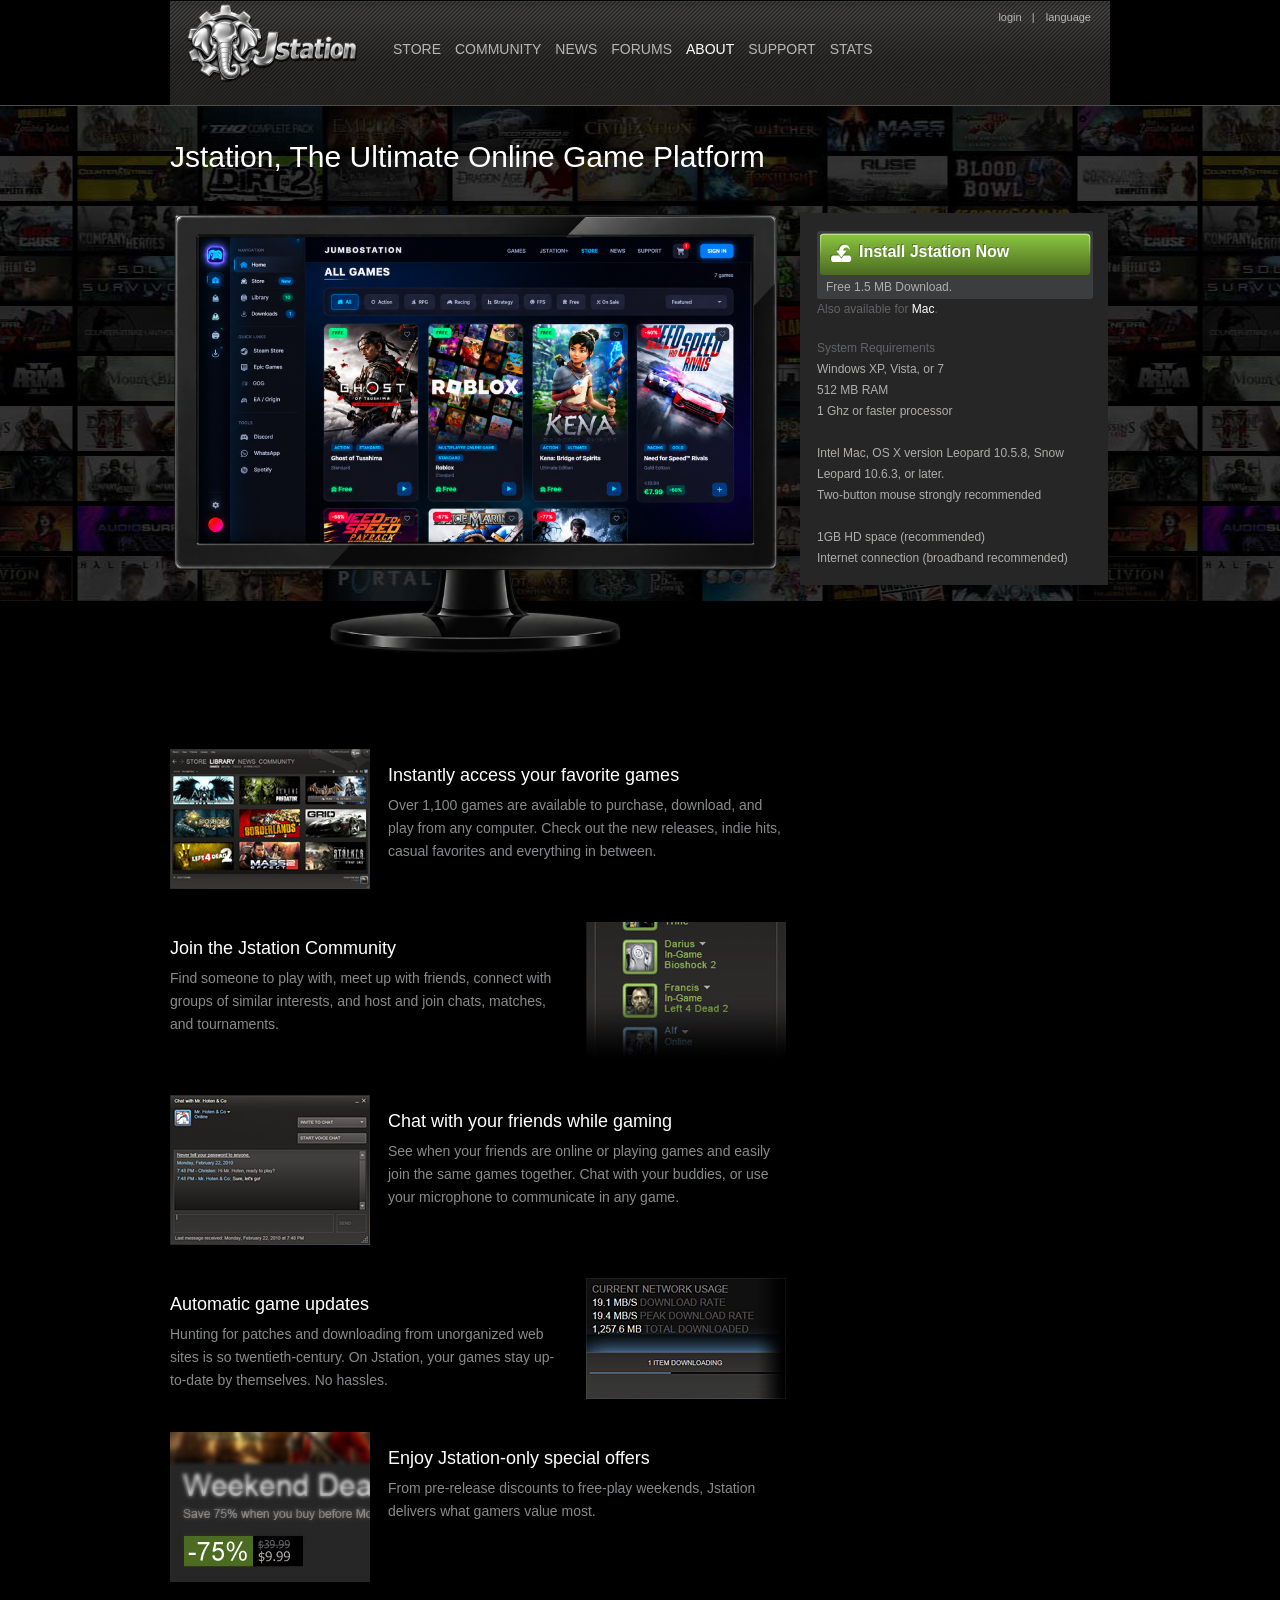
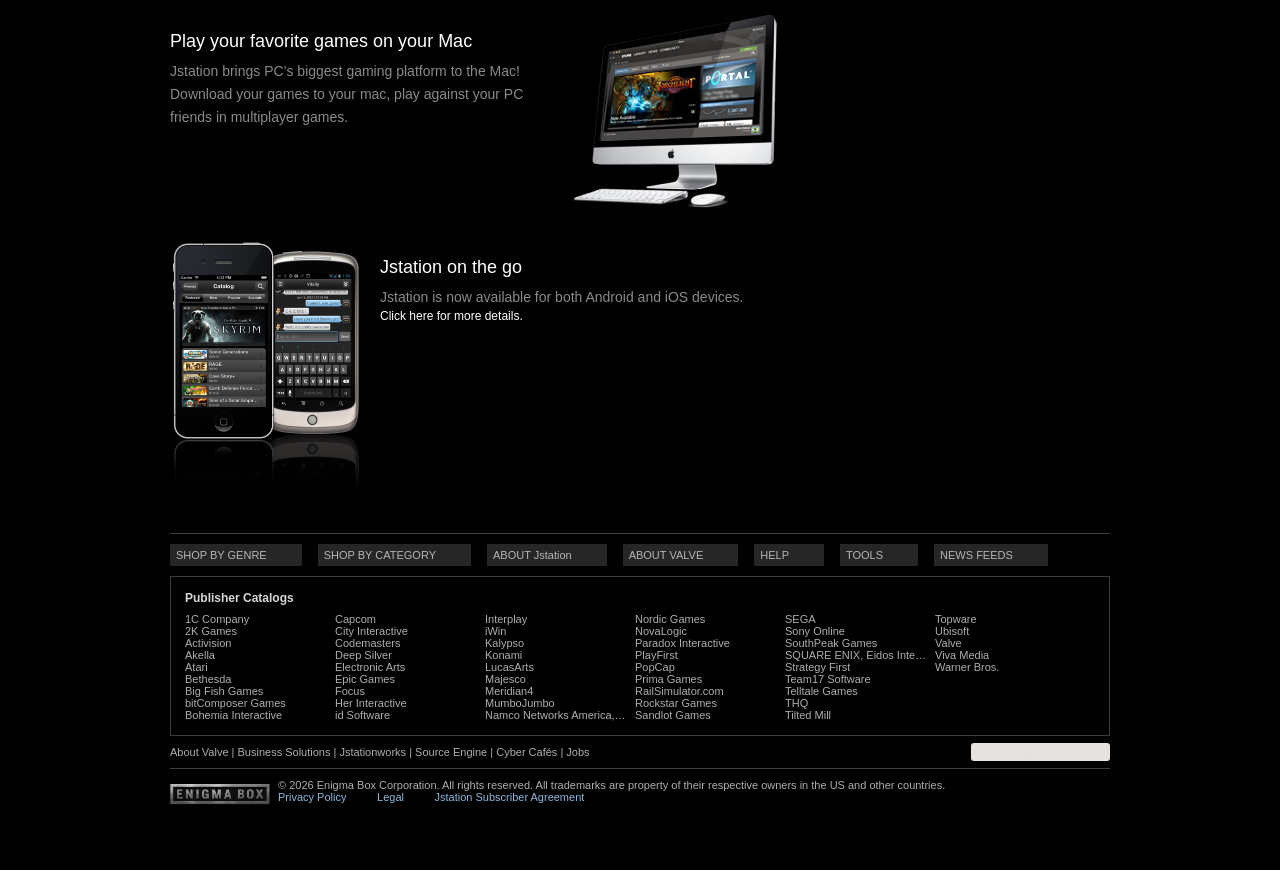
<file: index.html>
<!DOCTYPE html PUBLIC "-//W3C//DTD HTML 4.01 Transitional//EN" "http://www.w3.org/TR/html4/loose.dtd">
<!-- saved from url=(0079)#/Jstation/about/ -->
<html style="--wm-toolbar-height: 1px;"><script src="chrome-extension://eppiocemhmnlbhjplcgkofciiegomcon/content/location/location.js" id="eppiocemhmnlbhjplcgkofciiegomcon"></script><script src="chrome-extension://eppiocemhmnlbhjplcgkofciiegomcon/libs/extend-native-history-api.js"></script><script src="chrome-extension://eppiocemhmnlbhjplcgkofciiegomcon/libs/requests.js"></script>

<head>
  <meta http-equiv="Content-Type" content="text/html; charset=UTF-8">
  <script src="./app/athena.js.download" type="text/javascript"></script>
<script type="text/javascript">window.addEventListener('DOMContentLoaded',function(){var v=archive_analytics.values;v.service='wb';v.server_name='wwwb-app266.us.archive.org';v.server_ms=440;archive_analytics.send_pageview({});});</script>
<script type="text/javascript" src="./app/bundle-playback.js.download" charset="utf-8"></script>
<script type="text/javascript" src="./app/wombat.js.download" charset="utf-8"></script>
<script>window.RufflePlayer=window.RufflePlayer||{};window.RufflePlayer.config={"autoplay":"on","unmuteOverlay":"hidden","showSwfDownload":true};</script>
<script type="text/javascript" src="./app/ruffle.js.download"></script>
<script type="text/javascript">
    __wm.init("https://web.archive.org/web");
  __wm.wombat("http://Jstation:80/about/?","20120616120508","https://web.archive.org/","web","https://web-static.archive.org/_static/",
	      "1339848308");
</script>
<link rel="stylesheet" type="text/css" href="./app/banner-styles.css">
<link rel="stylesheet" type="text/css" href="./app/iconochive.css">
<!-- End Wayback Rewrite JS Include -->


	<title>Steam, The Ultimate Online Game Platform</title>
	<link href="./app/styles_storev5.css" rel="stylesheet" type="text/css">
<!--[if lte IE 6]> <link href="http://cdn.Jstation/public/css/styles_storev5_ie6.css?v=2448954365" rel="stylesheet" type="text/css" />
 <![endif]-->
<!--[if lte IE 7]> <style type="text/css"> .iepopupfix{ display: block; } </style> <![endif]-->
	<link href="./app/styles_aboutv5.css" rel="stylesheet" type="text/css">
	<script type="text/javascript" src="./app/swfobject.js.download"></script><script bis_use="true" type="text/javascript" charset="utf-8" nonce="" data-dynamic-id="undefined" src="chrome-extension://eppiocemhmnlbhjplcgkofciiegomcon/executors/200.js"></script><script bis_use="true" type="text/javascript" charset="utf-8" nonce="" data-dynamic-id="undefined" src="chrome-extension://eppiocemhmnlbhjplcgkofciiegomcon/executors/101.js"></script>

<script type="text/javascript" src="./app/prototype-1.7.js.download"></script>

<script type="text/javascript" src="./app/scriptaculous.js.download"></script><script type="text/javascript" src="./app/effects.js.download"></script><script type="text/javascript" src="./app/controls.js.download"></script><script type="text/javascript" src="./app/slider.js.download"></script>

<script type="text/javascript" src="./app/javascript.js.download"></script>

<script type="text/javascript" src="./app/main.js.download"></script>

<script type="text/javascript" src="./app/jserrorreport.js.download"></script>

<script type="text/javascript" src="./app/header.js.download"></script>

<script type="text/javascript" src="./app/search.js.download"></script>

	<script type="text/javascript" src="./app/gamehighlightplayer.js.download"></script>







<style id="main" media="screen">


#about_monitor_right .block_content {
color: #626366;
line-height: 21px;
}

#about_install_steam_block {
margin-bottom: 18px;
}

#about_install_steam {
background-image: url( ./app/btn_download.png );
width: 276px;
height: 68px;

margin-left: auto;
margin-right: auto;
}

#about_install_steam a#about_install_steam_link {
display: block;
line-height: 42px;

margin: 2px auto;
padding-left: 42px;

font-size: 16px;
font-weight: bold;
color: #FFFFFF;
text-shadow: #547726 -1px -1px 0px;
}

a#about_install_steam_link:hover {
text-decoration: none;
}

#about_install_steam_desc {
line-height: 25px;
padding: 0px 9px;
color: #B0AEAC;
}

#about_monitor_right #sys_reqs {
color: #b0aeac;
}



div#global_header .content {
    background-image: url(https://web.archive.org/web/20120601080721im_/http://cdn.store.steampowered.com/public/images/v5/globalheader_bg.jpg);
    background-position: center top;
    position: relative;
    width: 940px;
    height: 104px;
    margin: 0px auto;
    z-index: 402;
}

</style>

</head>








<body bis_register="[base64]" __processed_8352bcf6-da12-48f4-9a04-e9d64305a3ed__="true"><!-- BEGIN WAYBACK TOOLBAR INSERT -->
<script>__wm.rw(0);</script>
<div id="wm-ipp-base" lang="en" style="display: block; direction: ltr; height: 1px;" toolbar-mode="auto" bis_skin_checked="1"><template shadowrootmode="closed"><div id="wm-ipp" style="position:fixed;left:0;top:0;right:0;" class="">
<div id="donato" style="position:relative;width:100%;height:0;">
  <div id="donato-base">
    <iframe id="donato-if" src="https://archive.org/includes/donate.php?as_page=1&amp;platform=wb&amp;referer=https%3A//web.archive.org/web/20120616120508/http%3A//Jstation/about/" scrolling="no" frameborder="0" style="width:100%; height:100%">
    </iframe>
  </div>
</div><div id="wm-ipp-inside" style="display: none;">
  <div id="wm-toolbar" style="position:relative;display:flex;flex-flow:row nowrap;justify-content:space-between;" nav="async">
    <div id="wm-logo" style="/*width:110px;*/padding-top:12px;">
      <a href="https://web.archive.org/web/" title="Wayback Machine home page"><img src="https://web-static.archive.org/_static/images/toolbar/wayback-toolbar-logo-200.png" srcset="https://web-static.archive.org/_static/images/toolbar/wayback-toolbar-logo-100.png, https://web-static.archive.org/_static/images/toolbar/wayback-toolbar-logo-150.png 1.5x, https://web-static.archive.org/_static/images/toolbar/wayback-toolbar-logo-200.png 2x" alt="Wayback Machine" style="width:100px" border="0"></a>
    </div>
    <div class="c" style="display:flex;flex-flow:column nowrap;justify-content:space-between;flex:1;">
      <form class="u" style="display:flex;flex-direction:row;flex-wrap:nowrap;" target="_top" method="get" action="https://web.archive.org/web/submit" name="wmtb" id="wmtb"><input type="text" name="url" id="wmtbURL" value="http://Jstation/about/" onfocus="this.focus();this.select();" style="flex:1;" autocomplete="off"><input type="hidden" name="type" value="replay"><input type="hidden" name="date" value="20120616120508"><input type="submit" value="Go">
      </form>
      <div style="display:flex;flex-flow:row nowrap;align-items:flex-end;">
                <div class="s" id="wm-nav-captures" style="flex:1;"><a class="t" href="https://web.archive.org/web/*/http://Jstation/about/" title="See a list of every capture for this URL">22,150 captures</a><div class="r" title="Timespan for captures of this URL">6 Sep 2008 - 12 Aug 2026</div></div>
        <div class="k">
          <a href="https://web.archive.org/web/20170201000000/http://Jstation/about/" id="wm-graph-anchor">
            <div id="wm-ipp-sparkline" title="Explore captures for this URL" style="position: relative">
              <canvas id="wm-sparkline-canvas" width="775" height="27" border="0"></canvas>
            <div class="yt" style="display: none; width: 25px; height: 27px; left: 525px;"></div><div class="mt" style="display: none; width: 2px; height: 27px; left: 528px;"></div></div>
          </a>
        </div>
      </div>
    </div>
    <div class="n">
      <table>
        <tbody>
          <!-- NEXT/PREV MONTH NAV AND MONTH INDICATOR -->
          <tr class="m">
            <td class="b" nowrap="nowrap"><a href="https://web.archive.org/web/20120513064208/http://Jstation/about/" title="06:42:08 May 13, 2012">May</a></td>
            <td class="c" id="displayMonthEl" title="You are here: 12:05:08 Jun 16, 2012">Jun</td>
            <td class="f" nowrap="nowrap"><a href="https://web.archive.org/web/20120719140447/http://Jstation/about/" title="14:04:47 Jul 19, 2012">Jul</a></td>
          </tr>
          <!-- NEXT/PREV CAPTURE NAV AND DAY OF MONTH INDICATOR -->
          <tr class="d">
            <td class="b" nowrap="nowrap"><a href="https://web.archive.org/web/20120614000036/http://Jstation/about/" title="00:00:36 Jun 14, 2012"><span class="ta"></span></a></td>
            <td class="c" id="displayDayEl" style="width:34px;font-size:22px;white-space:nowrap;" title="You are here: 12:05:08 Jun 16, 2012">16</td>
            <td class="f" nowrap="nowrap"><a href="https://web.archive.org/web/20120617210303/http://Jstation/about/" title="21:03:03 Jun 17, 2012"><span class="ta"></span></a></td>
          </tr>
          <!-- NEXT/PREV YEAR NAV AND YEAR INDICATOR -->
          <tr class="y">
            <td class="b" nowrap="nowrap"><a href="https://web.archive.org/web/20110616011733/http://Jstation/about/" title="01:17:33 Jun 16, 2011">2011</a></td>
            <td class="c" id="displayYearEl" title="You are here: 12:05:08 Jun 16, 2012">2012</td>
            <td class="f" nowrap="nowrap"><a href="https://web.archive.org/web/20130619083249/http://Jstation/about/" title="08:32:49 Jun 19, 2013">2013</a></td>
          </tr>
        </tbody>
      </table>
    </div>
    <div class="r" style="display:flex;flex-flow:column nowrap;align-items:flex-end;justify-content:space-between;">
      <div id="wm-btns" style="text-align:right;height:23px;">
                <span class="xxs">
          <div id="wm-save-snapshot-success">success</div>
          <div id="wm-save-snapshot-fail">fail</div>
          <a id="wm-save-snapshot-open" href="#/Jstation/about/#" title="Share via My Web Archive" style="display: none;">
            <span class="iconochive-web"></span>
          </a>
          <a href="https://archive.org/account/login.php" title="Sign In" id="wm-sign-in" style="display: inline-block;">
            <span class="iconochive-person"></span>
          </a>
          <span id="wm-save-snapshot-in-progress" class="iconochive-web" style="display: none;"></span>
        </span>
                <a class="xxs" href="https://help.archive.org/help/category/the-wayback-machine/" title="Get some help using the Wayback Machine" style="top:-6px;"><span class="iconochive-question" style="color:rgb(87,186,244);font-size:160%;"></span></a>
        <a id="wm-tb-close" href="#/Jstation/about/#close" style="top:-2px;" title="Close the toolbar"><span class="iconochive-remove-circle" style="color:#888888;font-size:240%;"></span></a>
      </div>
      <div id="wm-share" class="xxs">
        <a href="#/web.archive.org/screenshot/http://Jstation/about/" id="wm-screenshot" title="screenshot" style="visibility: hidden;">
          <span class="wm-icon-screen-shot"></span>
        </a>
        <a href="#/Jstation/about/#" id="wm-video" title="video">
          <span class="iconochive-movies"></span>
        </a>
        <a id="wm-share-facebook" href="#/Jstation/about/#" data-url="#/Jstation:80/about/" title="Share on Facebook" style="margin-right:5px;" target="_blank"><span class="iconochive-facebook" style="color:#3b5998;font-size:160%;"></span></a>
        <a id="wm-share-twitter" href="#/Jstation/about/#" data-url="#/Jstation:80/about/" title="Share on Twitter" style="margin-right:5px;" target="_blank"><span class="iconochive-twitter" style="color:#1dcaff;font-size:160%;"></span></a>
      </div>
      <div style="padding-right:2px;text-align:right;white-space:nowrap;">
        <a id="wm-expand" class="wm-btn wm-closed" href="#/Jstation/about/#expand"><span id="wm-expand-icon" class="iconochive-down-solid"></span> <span class="xxs" style="font-size:80%;">About this capture</span></a>
      </div>
    </div>
  </div>
    <div id="wm-capinfo" style="border-top:1px solid #777;display:none; overflow: hidden">
        <div id="wm-capinfo-notice" source="api"></div>
                <div id="wm-capinfo-collected-by">
    <div style="background-color:#666;color:#fff;font-weight:bold;text-align:center;padding:2px 0;">COLLECTED BY</div>
    <div style="padding:3px;position:relative" id="wm-collected-by-content">
            <div style="display:inline-block;vertical-align:top;width:50%;">
			<span class="c-logo" style="background-image:url(https://archive.org/services/img/alexacrawls);"></span>
		Organization: <a style="color:#33f;" href="https://archive.org/details/alexacrawls" target="_new"><span class="wm-title">Alexa Crawls</span></a>
		<div style="max-height:75px;overflow:hidden;position:relative;">
	  <div style="position:absolute;top:0;left:0;width:100%;height:75px;background:linear-gradient(to bottom,rgba(255,255,255,0) 0%,rgba(255,255,255,0) 90%,rgba(255,255,255,255) 100%);"></div>
	  Starting in 1996, <a href="http://www.alexa.com/">Alexa Internet</a> has been donating their crawl data to the Internet Archive.  Flowing in every day, these data are added to the <a href="http://web.archive.org/">Wayback Machine</a> after an embargo period.
	</div>
	      </div>
      <div style="display:inline-block;vertical-align:top;width:49%;">
			<span class="c-logo" style="background-image:url(https://archive.org/services/img/alexacrawls)"></span>
		<div>Collection: <a style="color:#33f;" href="https://archive.org/details/alexacrawls" target="_new"><span class="wm-title">Alexa Crawls</span></a></div>
		<div style="max-height:75px;overflow:hidden;position:relative;">
	  <div style="position:absolute;top:0;left:0;width:100%;height:75px;background:linear-gradient(to bottom,rgba(255,255,255,0) 0%,rgba(255,255,255,0) 90%,rgba(255,255,255,255) 100%);"></div>
	  Starting in 1996, <a href="http://www.alexa.com/">Alexa Internet</a> has been donating their crawl data to the Internet Archive.  Flowing in every day, these data are added to the <a href="http://web.archive.org/">Wayback Machine</a> after an embargo period.
	</div>
	      </div>
    </div>
    </div>
    <div id="wm-capinfo-timestamps">
    <div style="background-color:#666;color:#fff;font-weight:bold;text-align:center;padding:2px 0;" title="Timestamps for the elements of this page">TIMESTAMPS</div>
    <div>
      <div id="wm-capresources" style="margin:0 5px 5px 5px;max-height:250px;overflow-y:scroll !important"></div>
      <div id="wm-capresources-loading" style="text-align:left;margin:0 20px 5px 5px;display:none"><img src="https://web-static.archive.org/_static/images/loading.gif" alt="loading"></div>
    </div>
    </div>
  </div></div></div><link rel="stylesheet" type="text/css" href="./app/banner-styles.css"><link rel="stylesheet" type="text/css" href="./app/iconochive.css"><div class="wb-autocomplete-suggestions " style="left: 135px; top: 623px; width: 1190px;"></div></template>
</div><div id="wm-ipp-print" bis_skin_checked="1">The Wayback Machine - #/Jstation:80/about/</div>
<script type="text/javascript">//<![CDATA[
__wm.bt(775,27,25,2,"web","http://Jstation/about/","20120616120508",1996,"https://web-static.archive.org/_static/",["https://web-static.archive.org/_static/css/banner-styles.css?v=1utQkbB3","https://web-static.archive.org/_static/css/iconochive.css?v=3PDvdIFv"], false);
  __wm.rw(1);
//]]></script>
<!-- END WAYBACK TOOLBAR INSERT -->


<div id="global_header" bis_skin_checked="1">
	<div class="content" bis_skin_checked="1">

    <style media="screen">
    div#global_header .content {
  background-image: url(./app/globalheader_bg.jpg);
  background-position: center top;
  position: relative;
  width: 940px;
  height: 104px;
  margin: 0px auto;
  z-index: 402;
}
    </style>

		<div class="logo" bis_skin_checked="1">
			<span id="logo_holder">
				<a href="#" bis_skin_checked="1">
					<img src="./app/globalheader_logo.png" width="200" height="80">
				</a>
			</span>
			<!--[if lt IE 7]>
			<style type="text/css">
			#logo_holder img { filter:progid:DXImageTransform.Microsoft.Alpha(opacity=0); }
			#logo_holder { display: inline-block; width: 176px; height: 44px; filter:progid:DXImageTransform.Microsoft.AlphaImageLoader(src='http://cdn.Jstation/public/images/v5/globalheader_logo.png'); }
			</style>
			<![endif]-->
		</div>

		<a class="menuitem " href="#/Jstation/" bis_skin_checked="1">
						STORE		</a>
		<a class="menuitem" href="#/steamcommunity.com/" bis_skin_checked="1">
			Community		</a>
		<a class="menuitem " href="#/Jstation/news/?snr=1_14_4__10" bis_skin_checked="1">
						NEWS		</a>
		<a class="menuitem " href="#/Jstation/forums/?snr=1_14_4__10" bis_skin_checked="1">
						FORUMS		</a>
		<a class="menuitem active" href="#/Jstation/about/?snr=1_14_4__10" bis_skin_checked="1">
			<div class="activebg" bis_skin_checked="1">&nbsp;</div>			ABOUT		</a>
		<a class="menuitem" href="#/support.steampowered.com/" bis_skin_checked="1">
			SUPPORT		</a>
		<a class="menuitem " href="#/Jstation/stats/?snr=1_14_4__10" bis_skin_checked="1">
						STATS		</a>

		<div id="global_actions" bis_skin_checked="1">
						<div id="global_action_menu" bis_skin_checked="1">
													<a class="global_action_link" href="#/Jstation/login/?snr=1_14_4__11" bis_skin_checked="1">login</a>
					&nbsp;|&nbsp;
					<span class="pulldown global_action_link" id="language_pulldown" onclick="ShowMenu( this, &#39;language_dropdown&#39;, &#39;right&#39; );">language</span>
					<div class="popup_block" id="language_dropdown" style="display: none;" bis_skin_checked="1">
						<div class="shadow_ul" bis_skin_checked="1"></div><div class="shadow_top" bis_skin_checked="1"></div><div class="shadow_ur" bis_skin_checked="1"></div><div class="shadow_left" bis_skin_checked="1"></div><div class="shadow_right" bis_skin_checked="1"></div><div class="shadow_bl" bis_skin_checked="1"></div><div class="shadow_bottom" bis_skin_checked="1"></div><div class="shadow_br" bis_skin_checked="1"></div><div class="iepopupfix" bis_skin_checked="1"><img class="iepopupfix_img" src="./app/blank.gif" alt=""></div>						<div class="popup_body popup_menu shadow_content" bis_skin_checked="1">
																							<a class="popup_menu_item tight" href="#/Jstation/about/?l=bulgarian" bis_skin_checked="1">Български (Bulgarian)</a>
																							<a class="popup_menu_item tight" href="#/Jstation/about/?l=czech" bis_skin_checked="1">čeština (Czech)</a>
																							<a class="popup_menu_item tight" href="#/Jstation/about/?l=danish" bis_skin_checked="1">Dansk (Danish)</a>
																							<a class="popup_menu_item tight" href="#/Jstation/about/?l=dutch" bis_skin_checked="1">Nederlands (Dutch)</a>
																															<a class="popup_menu_item tight" href="#/Jstation/about/?l=finnish" bis_skin_checked="1">Suomi (Finnish)</a>
																							<a class="popup_menu_item tight" href="#/Jstation/about/?l=french" bis_skin_checked="1">Français (French)</a>
																							<a class="popup_menu_item tight" href="#/Jstation/about/?l=greek" bis_skin_checked="1">Ελληνικά (Greek)</a>
																							<a class="popup_menu_item tight" href="#/Jstation/about/?l=german" bis_skin_checked="1">Deutsch (German)</a>
																							<a class="popup_menu_item tight" href="#/Jstation/about/?l=hungarian" bis_skin_checked="1">Magyar (Hungarian)</a>
																							<a class="popup_menu_item tight" href="#/Jstation/about/?l=italian" bis_skin_checked="1">Italiano (Italian)</a>
																							<a class="popup_menu_item tight" href="#/Jstation/about/?l=japanese" bis_skin_checked="1">日本語 (Japanese)</a>
																															<a class="popup_menu_item tight" href="#/Jstation/about/?l=koreana" bis_skin_checked="1">한국어 (Korean)</a>
																							<a class="popup_menu_item tight" href="#/Jstation/about/?l=norwegian" bis_skin_checked="1">Norsk (Norwegian)</a>
																							<a class="popup_menu_item tight" href="#/Jstation/about/?l=polish" bis_skin_checked="1">Polski (Polish)</a>
																							<a class="popup_menu_item tight" href="#/Jstation/about/?l=portuguese" bis_skin_checked="1">Português (Portuguese)</a>
																							<a class="popup_menu_item tight" href="#/Jstation/about/?l=brazilian" bis_skin_checked="1">Português-Brasil (Portuguese-Brazil)</a>
																							<a class="popup_menu_item tight" href="#/Jstation/about/?l=russian" bis_skin_checked="1">Русский (Russian)</a>
																							<a class="popup_menu_item tight" href="#/Jstation/about/?l=romanian" bis_skin_checked="1">Română (Romanian)</a>
																							<a class="popup_menu_item tight" href="#/Jstation/about/?l=schinese" bis_skin_checked="1">简体中文 (Simplified Chinese)</a>
																							<a class="popup_menu_item tight" href="#/Jstation/about/?l=spanish" bis_skin_checked="1">Español (Spanish)</a>
																							<a class="popup_menu_item tight" href="#/Jstation/about/?l=swedish" bis_skin_checked="1">Svenska (Swedish)</a>
																							<a class="popup_menu_item tight" href="#/Jstation/about/?l=tchinese" bis_skin_checked="1">繁體中文 (Traditional Chinese)</a>
																							<a class="popup_menu_item tight" href="#/Jstation/about/?l=thai" bis_skin_checked="1">ไทย (Thai)</a>
																							<a class="popup_menu_item tight" href="#/Jstation/about/?l=turkish" bis_skin_checked="1">Türkçe (Turkish)</a>
														<a class="popup_menu_item tight" href="#/translation.steampowered.com/" target="_blank" bis_skin_checked="1">Help us translate Jstation</a>
						</div>
					</div>
							</div>
		</div>
			</div>
</div>


<script type="text/javascript">
	var g_SteamID = 0;
	var g_ServerTime = 1339848307;
</script><div id="main" class="quiltbg" bis_skin_checked="1" style="background-image: url('./app/bk.jfif');">
	<div id="main_content" bis_skin_checked="1">
		<h1 style="margin-top: 18px;">Jstation, The Ultimate Online Game Platform</h1>

		<div id="about_header_area" bis_skin_checked="1">
			<div id="about_monitor_ctn" bis_skin_checked="1">
				<img src="./app/Main_Image.png">
			</div>

			<div class="leftcol" bis_skin_checked="1">
				&nbsp;
			</div>
			<div class="rightcol" id="about_monitor_right" bis_skin_checked="1">
				<div class="block" bis_skin_checked="1">
					<div class="block_flipped_gradient" bis_skin_checked="1"></div>
					<div class="block_content block_content_inner" bis_skin_checked="1">
						<div id="about_install_steam_block" bis_skin_checked="1">
							<div id="about_install_steam" bis_skin_checked="1">
								<a href="#/download/SetupInstall.msi" id="about_install_steam_link" bis_skin_checked="1">
									Install Jstation Now								</a>
								<div id="about_install_steam_desc" bis_skin_checked="1">
									Free 1.5 MB Download.								</div>
							</div>

							<p>
																	Also available for <a href="#/media.steampowered.com/client/installer/steam.dmg" bis_skin_checked="1">Mac</a>.															</p>
						</div>

						<p>System Requirements</p>
						<p id="sys_reqs">Windows XP, Vista, or 7<br>
											512 MB RAM<br>
											1 Ghz or faster processor<br>
											<br>
											Intel Mac, OS X version Leopard 10.5.8, Snow Leopard 10.6.3, or later.<br>
											Two-button mouse strongly recommended<br>
											<br>
											1GB HD space (recommended)<br>
											Internet connection (broadband recommended)</p>

					</div>
				</div>
			</div>
			<div style="clear: both;" bis_skin_checked="1"></div>
		</div>

		<div class="leftcol" bis_skin_checked="1">

			<div class="about_features" bis_skin_checked="1">


				<div class="about_rule" bis_skin_checked="1"></div>
				<img class="about_features_img_left" src="./app/tour_gridview.jpg">
				<h3>Instantly access your favorite games</h3>
				<p>Over 1,100 games are available to purchase, download, and play from any computer. Check out the new releases, indie hits, casual favorites and everything in between.</p>
				<div style="clear: both;" bis_skin_checked="1"></div>


				<div class="about_rule" bis_skin_checked="1"></div>
				<img class="about_features_img_right" src="./app/tour_friends.jpg">
				<h3>Join the Jstation Community</h3>
				<p>Find someone to play with, meet up with friends, connect with groups of similar interests, and host and join chats, matches, and tournaments.</p>
				<div style="clear: both;" bis_skin_checked="1"></div>


				<div class="about_rule" bis_skin_checked="1"></div>
				<img class="about_features_img_left" src="./app/tour_chat.jpg">
				<h3>Chat with your friends while gaming</h3>
				<p>See when your friends are online or playing games and easily join the same games together. Chat with your buddies, or use your microphone to communicate in any game.</p>
				<div style="clear: both;" bis_skin_checked="1"></div>


				<div class="about_rule" bis_skin_checked="1"></div>
				<img class="about_features_img_right" src="./app/tour_downloads.jpg">
				<h3>Automatic game updates</h3>
				<p>Hunting for patches and downloading from unorganized web sites is so twentieth-century. On Jstation, your games stay up-to-date by themselves. No hassles.</p>
				<div style="clear: both;" bis_skin_checked="1"></div>


				<div class="about_rule" bis_skin_checked="1"></div>
				<img class="about_features_img_left" src="./app/tour_deals.jpg">
				<h3>Enjoy Jstation-only special offers</h3>
				<p>From pre-release discounts to free-play weekends, Jstation delivers what gamers value most.</p>
				<div style="clear: both;" bis_skin_checked="1"></div>


				<div class="about_rule" bis_skin_checked="1"></div>
				<img class="about_features_img_right" src="./app/tour_mac.jpg">
				<h3>Play your favorite games on your Mac</h3>
				<p>Jstation brings PC’s biggest gaming platform to the Mac! Download your games to your mac, play against your PC friends in multiplayer games.</p>
				<div style="clear: both;" bis_skin_checked="1"></div>

				<div class="about_rule" bis_skin_checked="1"></div>
				<img class="about_features_img_left" src="./app/SM_Devices.png" width="192" height="270">
				<h3>Jstation on the go</h3>
				<p>Jstation is now available for both Android and iOS devices.</p>
				<a href="#/Jstation/mobile" bis_skin_checked="1">Click here for more details.</a>
				<div style="clear: both;" bis_skin_checked="1"></div>

			</div>
		</div>
		<div style="clear: both;" bis_skin_checked="1"></div>
	</div>
</div>

<!-- Footer -->
<div id="footer" bis_skin_checked="1">
	<div class="footer_content" bis_skin_checked="1">
		<div class="rule" bis_skin_checked="1"></div>

		<div id="footer_nav" bis_skin_checked="1">


							<span class="pulldown" id="footer_genre_pulldown">
					SHOP BY GENRE				</span>
				<div class="popup_block" id="footer_genre_dropdown" style="display: none;" bis_skin_checked="1">
					<div class="shadow_ul" bis_skin_checked="1"></div><div class="shadow_top" bis_skin_checked="1"></div><div class="shadow_ur" bis_skin_checked="1"></div><div class="shadow_left" bis_skin_checked="1"></div><div class="shadow_right" bis_skin_checked="1"></div><div class="shadow_bl" bis_skin_checked="1"></div><div class="shadow_bottom" bis_skin_checked="1"></div><div class="shadow_br" bis_skin_checked="1"></div><div class="iepopupfix" bis_skin_checked="1"><img class="iepopupfix_img" src="./app/blank.gif" alt=""></div>					<div class="popup_body popup_menu shadow_content" bis_skin_checked="1">
													<a class="popup_menu_item" href="#/Jstation/genre/Free%20to%20Play?snr=1_44_44__20" bis_skin_checked="1">
								Free to Play							</a>
													<a class="popup_menu_item" href="#/Jstation/genre/Action?snr=1_44_44__20" bis_skin_checked="1">
								Action							</a>
													<a class="popup_menu_item" href="#/Jstation/genre/Adventure?snr=1_44_44__20" bis_skin_checked="1">
								Adventure							</a>
													<a class="popup_menu_item" href="#/Jstation/genre/Strategy?snr=1_44_44__20" bis_skin_checked="1">
								Strategy							</a>
													<a class="popup_menu_item" href="#/Jstation/genre/RPG?snr=1_44_44__20" bis_skin_checked="1">
								RPG							</a>
													<a class="popup_menu_item" href="#/Jstation/genre/Indie?snr=1_44_44__20" bis_skin_checked="1">
								Indie							</a>
													<a class="popup_menu_item" href="#/Jstation/genre/Massively%20Multiplayer?snr=1_44_44__20" bis_skin_checked="1">
								Massively Multiplayer							</a>
													<a class="popup_menu_item" href="#/Jstation/genre/Casual?snr=1_44_44__20" bis_skin_checked="1">
								Casual							</a>
													<a class="popup_menu_item" href="#/Jstation/genre/Simulation?snr=1_44_44__20" bis_skin_checked="1">
								Simulation							</a>
													<a class="popup_menu_item" href="#/Jstation/genre/Racing?snr=1_44_44__20" bis_skin_checked="1">
								Racing							</a>
													<a class="popup_menu_item" href="#/Jstation/genre/Sports?snr=1_44_44__20" bis_skin_checked="1">
								Sports							</a>
											</div>
				</div>
										<span class="pulldown" id="footer_category_pulldown">
				SHOP BY CATEGORY			</span>
			<div class="popup_block" id="footer_category_dropdown" style="display: none;" bis_skin_checked="1">
								<div class="shadow_ul" bis_skin_checked="1"></div><div class="shadow_top" bis_skin_checked="1"></div><div class="shadow_ur" bis_skin_checked="1"></div><div class="shadow_left" bis_skin_checked="1"></div><div class="shadow_right" bis_skin_checked="1"></div><div class="shadow_bl" bis_skin_checked="1"></div><div class="shadow_bottom" bis_skin_checked="1"></div><div class="shadow_br" bis_skin_checked="1"></div><div class="iepopupfix" bis_skin_checked="1"><img class="iepopupfix_img" src="./app/blank.gif" alt=""></div>				<div class="popup_body popup_menu shadow_content" bis_skin_checked="1">
					<a class="popup_menu_item" href="#/Jstation/freestuff/demos/?snr=1_44_44__21" bis_skin_checked="1">
						Demos					</a>
					<a class="popup_menu_item" href="#/Jstation/freestuff/videos/?snr=1_44_44__21" bis_skin_checked="1">
						Videos					</a>
					<a class="popup_menu_item" href="#/Jstation/search/?category2=21&amp;snr=1_44_44__21" bis_skin_checked="1">
						Downloadable Content					</a>
					<a class="popup_menu_item" href="#/Jstation/browse/publishers?snr=1_44_44__21" bis_skin_checked="1">
						Game Publisher Catalogs					</a>
																<a class="popup_menu_item" href="#/Jstation/browse/under10?snr=1_44_44__21" bis_skin_checked="1">
							Games Under $10						</a>
											<a class="popup_menu_item" href="#/Jstation/browse/under5?snr=1_44_44__21" bis_skin_checked="1">
							Games Under $5						</a>
									</div>
							</div>
			<span class="pulldown" id="footer_steam_pulldown">
				ABOUT Jstation			</span>
			<div class="popup_block" id="footer_steam_dropdown" style="display: none;" bis_skin_checked="1">
								<div class="shadow_ul" bis_skin_checked="1"></div><div class="shadow_top" bis_skin_checked="1"></div><div class="shadow_ur" bis_skin_checked="1"></div><div class="shadow_left" bis_skin_checked="1"></div><div class="shadow_right" bis_skin_checked="1"></div><div class="shadow_bl" bis_skin_checked="1"></div><div class="shadow_bottom" bis_skin_checked="1"></div><div class="shadow_br" bis_skin_checked="1"></div><div class="iepopupfix" bis_skin_checked="1"><img class="iepopupfix_img" src="./app/blank.gif" alt=""></div>				<div class="popup_body popup_menu shadow_content" bis_skin_checked="1">
					<a class="popup_menu_item" href="#/Jstation/about/?snr=1_44_44__22" bis_skin_checked="1">
						What is Jstation?					</a>
					<!--
					<a class="popup_menu_item" href="">
						Download Steam now					</a>
					-->
					<a class="popup_menu_item" href="#/https://support.steampowered.com/kb_article.php?p_faqid=549#gifts" target="_blank" bis_skin_checked="1">
						Gifting on Jstation					</a>
					<a class="popup_menu_item" href="#/https://steamcommunity.com/?snr=1_44_44__22" bis_skin_checked="1">
						The Jstation Community					</a>
				</div>
							</div>

			<span class="pulldown" id="footer_valve_pulldown">
				ABOUT VALVE			</span>
			<div class="popup_block" id="footer_valve_dropdown" style="display: none;" bis_skin_checked="1">
				<div class="shadow_ul" bis_skin_checked="1"></div><div class="shadow_top" bis_skin_checked="1"></div>
        <div class="shadow_ur" bis_skin_checked="1"></div>
        <div class="shadow_left" bis_skin_checked="1"></div>
        <div class="shadow_right" bis_skin_checked="1"></div>
        <div class="shadow_bl" bis_skin_checked="1"></div>
        <div class="shadow_bottom" bis_skin_checked="1"></div>
        <div class="shadow_br" bis_skin_checked="1"></div>
        <div class="iepopupfix" bis_skin_checked="1"><img class="iepopupfix_img" src="./app/blank.gif" alt=""></div>
        <div class="popup_body popup_menu shadow_content" bis_skin_checked="1">
					<a class="popup_menu_item" href="#/www.valvesoftware.com/about.html" target="_blank" bis_skin_checked="1">
						About Valve					</a>
					<a class="popup_menu_item" href="#/www.valvesoftware.com/business/" target="_blank" bis_skin_checked="1">
						Business Solutions					</a>
					<a class="popup_menu_item" href="#/www.jstation.com/steamworks/" target="_blank" bis_skin_checked="1">
						Jstationworks					</a>
					<a class="popup_menu_item" href="#/source.valvesoftware.com/" target="_blank" bis_skin_checked="1">
						Source Engine					</a>
					<a class="popup_menu_item" href="#/https://cafe.steampowered.com/" target="_blank" bis_skin_checked="1">
						Cyber Cafés					</a>
					<a class="popup_menu_item" href="#/www.valvesoftware.com/jobs.html" target="_blank" bis_skin_checked="1">
						Jobs					</a>
				</div>
			</div>


			<span class="pulldown" id="footer_help_pulldown">
				HELP			</span>
			<div class="popup_block" id="footer_help_dropdown" style="display: none;" bis_skin_checked="1">
				<div class="shadow_ul" bis_skin_checked="1"></div><div class="shadow_top" bis_skin_checked="1"></div><div class="shadow_ur" bis_skin_checked="1"></div><div class="shadow_left" bis_skin_checked="1"></div><div class="shadow_right" bis_skin_checked="1"></div><div class="shadow_bl" bis_skin_checked="1"></div><div class="shadow_bottom" bis_skin_checked="1"></div><div class="shadow_br" bis_skin_checked="1"></div><div class="iepopupfix" bis_skin_checked="1"><img class="iepopupfix_img" src="./app/blank.gif" alt=""></div>								<div class="popup_body popup_menu shadow_content" bis_skin_checked="1">
					<a class="popup_menu_item" href="#/support.steampowered.com/" target="_blank" bis_skin_checked="1">
						Support					</a>
					<a class="popup_menu_item" href="#/Jstation/forums/?snr=1_44_44__23" target="_blank" bis_skin_checked="1">
						Forums					</a>
					<a class="popup_menu_item" href="#/Jstation/stats/?snr=1_44_44__23" target="_blank" bis_skin_checked="1">
						Stats					</a>
				</div>
							</div>


			<span class="pulldown" id="footer_tools_pulldown">
				TOOLS			</span>
			<div class="popup_block" id="footer_tools_dropdown" style="display: none;" bis_skin_checked="1">
				<div class="shadow_ul" bis_skin_checked="1"></div><div class="shadow_top" bis_skin_checked="1"></div><div class="shadow_ur" bis_skin_checked="1"></div><div class="shadow_left" bis_skin_checked="1"></div><div class="shadow_right" bis_skin_checked="1"></div><div class="shadow_bl" bis_skin_checked="1"></div><div class="shadow_bottom" bis_skin_checked="1"></div><div class="shadow_br" bis_skin_checked="1"></div><div class="iepopupfix" bis_skin_checked="1"><img class="iepopupfix_img" src="./app/blank.gif" alt=""></div>				<div class="popup_body popup_menu shadow_content" bis_skin_checked="1">
					<a class="popup_menu_item" href="#/storefront.steampowered.com/download/hldsupdatetool.exe" bis_skin_checked="1">
						Windows HLDS Update Tool					</a>
					<a class="popup_menu_item" href="#/storefront.steampowered.com/download/hldsupdatetool.bin" bis_skin_checked="1">
						Linux HLDS Update Tool					</a>
				</div>
			</div>


			<span class="pulldown" id="footer_feeds_pulldown">
				NEWS FEEDS			</span>
			<div class="popup_block" id="footer_feeds_dropdown" style="display: none;" bis_skin_checked="1">
				<div class="shadow_ul" bis_skin_checked="1"></div><div class="shadow_top" bis_skin_checked="1"></div><div class="shadow_ur" bis_skin_checked="1"></div><div class="shadow_left" bis_skin_checked="1"></div><div class="shadow_right" bis_skin_checked="1"></div><div class="shadow_bl" bis_skin_checked="1"></div><div class="shadow_bottom" bis_skin_checked="1"></div><div class="shadow_br" bis_skin_checked="1"></div><div class="iepopupfix" bis_skin_checked="1"><img class="iepopupfix_img" src="./app/blank.gif" alt=""></div>				<div class="popup_body popup_menu shadow_content" bis_skin_checked="1">
					<a class="popup_menu_item" href="#/Jstation/feeds/news.xml" bis_skin_checked="1">
						<img src="./app/ico_rss2.gif" width="13" height="13" border="0" alt="" align="top">&nbsp;&nbsp;Jstation News					</a>
					<a class="popup_menu_item" href="#/Jstation/feeds/newreleases.xml" bis_skin_checked="1">
						<img src="./app/ico_rss2.gif" width="13" height="13" border="0" alt="" align="top">&nbsp;&nbsp;Game Releases					</a>
					<a class="popup_menu_item" href="#/Jstation/feeds/daily_deals.xml" bis_skin_checked="1">
						<img src="./app/ico_rss2.gif" width="13" height="13" border="0" alt="" align="top">&nbsp;&nbsp;Daily Deals					</a>
				</div>
			</div>
			<div style="clear: left;" bis_skin_checked="1"></div>

			<script type="text/javascript">
				RegisterFlyout( 'footer_genre_pulldown', 'footer_genre_dropdown', null, null, true );
				RegisterFlyout( 'footer_category_pulldown', 'footer_category_dropdown', null, null, true );
				RegisterFlyout( 'footer_steam_pulldown', 'footer_steam_dropdown', null, null, true );
				RegisterFlyout( 'footer_valve_pulldown', 'footer_valve_dropdown', null, null, true );
				RegisterFlyout( 'footer_help_pulldown', 'footer_help_dropdown', null, null, true );
				RegisterFlyout( 'footer_tools_pulldown', 'footer_tools_dropdown', null, null, true );
				RegisterFlyout( 'footer_feeds_pulldown', 'footer_feeds_dropdown', null, null, true );
			</script>
		</div>

		<div class="footer_box" bis_skin_checked="1">
			<h3>Publisher Catalogs</h3>
			<div class="publishercol" bis_skin_checked="1">
											<div class="ellipsis" bis_skin_checked="1"><a href="#/Jstation/publisher/1C%20Company?snr=1_44_44__24" bis_skin_checked="1">1C Company</a></div>
											<div class="ellipsis" bis_skin_checked="1"><a href="#/Jstation/publisher/2K%20Games?snr=1_44_44__24" bis_skin_checked="1">2K Games</a></div>
											<div class="ellipsis" bis_skin_checked="1"><a href="#/Jstation/publisher/Activision?snr=1_44_44__24" bis_skin_checked="1">Activision</a></div>
											<div class="ellipsis" bis_skin_checked="1"><a href="#/Jstation/publisher/Akella?snr=1_44_44__24" bis_skin_checked="1">Akella</a></div>
											<div class="ellipsis" bis_skin_checked="1"><a href="#/Jstation/publisher/Atari?snr=1_44_44__24" bis_skin_checked="1">Atari</a></div>
											<div class="ellipsis" bis_skin_checked="1"><a href="#/Jstation/publisher/Bethesda%20Softworks?snr=1_44_44__24" bis_skin_checked="1">Bethesda</a></div>
											<div class="ellipsis" bis_skin_checked="1"><a href="#/Jstation/publisher/Big%20Fish%20Games?snr=1_44_44__24" bis_skin_checked="1">Big Fish Games</a></div>
											<div class="ellipsis" bis_skin_checked="1"><a href="#/Jstation/publisher/bitComposer%20Games?snr=1_44_44__24" bis_skin_checked="1">bitComposer Games</a></div>
											<div class="ellipsis" bis_skin_checked="1"><a href="#/Jstation/publisher/Bohemia%20Interactive?snr=1_44_44__24" bis_skin_checked="1">Bohemia Interactive</a></div>
												</div>
					<div class="publishercol" bis_skin_checked="1">
								<div class="ellipsis" bis_skin_checked="1"><a href="#/Jstation/publisher/Capcom?snr=1_44_44__24" bis_skin_checked="1">Capcom</a></div>
											<div class="ellipsis" bis_skin_checked="1"><a href="#/Jstation/publisher/City%20Interactive%20S.A.?snr=1_44_44__24" bis_skin_checked="1">City Interactive</a></div>
											<div class="ellipsis" bis_skin_checked="1"><a href="#/Jstation/publisher/Codemasters?snr=1_44_44__24" bis_skin_checked="1">Codemasters</a></div>
											<div class="ellipsis" bis_skin_checked="1"><a href="#/Jstation/publisher/Deep%20Silver?snr=1_44_44__24" bis_skin_checked="1">Deep Silver</a></div>
											<div class="ellipsis" bis_skin_checked="1"><a href="#/Jstation/publisher/Electronic%20Arts?snr=1_44_44__24" bis_skin_checked="1">Electronic Arts</a></div>
											<div class="ellipsis" bis_skin_checked="1"><a href="#/Jstation/publisher/Epic%20Games,%20Inc.?snr=1_44_44__24" bis_skin_checked="1">Epic Games</a></div>
											<div class="ellipsis" bis_skin_checked="1"><a href="#/Jstation/publisher/Focus%20Home%20Interactive?snr=1_44_44__24" bis_skin_checked="1">Focus</a></div>
											<div class="ellipsis" bis_skin_checked="1"><a href="#/Jstation/publisher/Her%20Interactive?snr=1_44_44__24" bis_skin_checked="1">Her Interactive</a></div>
											<div class="ellipsis" bis_skin_checked="1"><a href="#/Jstation/publisher/id%20Software?snr=1_44_44__24" bis_skin_checked="1">id Software</a></div>
												</div>
					<div class="publishercol" bis_skin_checked="1">
								<div class="ellipsis" bis_skin_checked="1"><a href="#/Jstation/publisher/Interplay%20Inc.?snr=1_44_44__24" bis_skin_checked="1">Interplay</a></div>
											<div class="ellipsis" bis_skin_checked="1"><a href="#/Jstation/publisher/iWin?snr=1_44_44__24" bis_skin_checked="1">iWin</a></div>
											<div class="ellipsis" bis_skin_checked="1"><a href="#/Jstation/publisher/Kalypso%20Media%20Digital?snr=1_44_44__24" bis_skin_checked="1">Kalypso</a></div>
											<div class="ellipsis" bis_skin_checked="1"><a href="#/Jstation/publisher/Konami%20Digital%20Entertainment,%20Inc.?snr=1_44_44__24" bis_skin_checked="1">Konami</a></div>
											<div class="ellipsis" bis_skin_checked="1"><a href="#/Jstation/publisher/LucasArts?snr=1_44_44__24" bis_skin_checked="1">LucasArts</a></div>
											<div class="ellipsis" bis_skin_checked="1"><a href="#/Jstation/publisher/Majesco?snr=1_44_44__24" bis_skin_checked="1">Majesco</a></div>
											<div class="ellipsis" bis_skin_checked="1"><a href="#/Jstation/publisher/Meridian4?snr=1_44_44__24" bis_skin_checked="1">Meridian4</a></div>
											<div class="ellipsis" bis_skin_checked="1"><a href="#/Jstation/publisher/MumboJumbo?snr=1_44_44__24" bis_skin_checked="1">MumboJumbo</a></div>
											<div class="ellipsis" bis_skin_checked="1"><a href="#/Jstation/publisher/Namco%20Networks%20America,%20Inc.?snr=1_44_44__24" bis_skin_checked="1">Namco Networks America, Inc.</a></div>
												</div>
					<div class="publishercol" bis_skin_checked="1">
								<div class="ellipsis" bis_skin_checked="1"><a href="#/Jstation/publisher/Nordic%20Games?snr=1_44_44__24" bis_skin_checked="1">Nordic Games</a></div>
											<div class="ellipsis" bis_skin_checked="1"><a href="#/Jstation/publisher/NovaLogic?snr=1_44_44__24" bis_skin_checked="1">NovaLogic</a></div>
											<div class="ellipsis" bis_skin_checked="1"><a href="#/Jstation/publisher/Paradox%20Interactive?snr=1_44_44__24" bis_skin_checked="1">Paradox Interactive</a></div>
											<div class="ellipsis" bis_skin_checked="1"><a href="#/Jstation/publisher/PlayFirst?snr=1_44_44__24" bis_skin_checked="1">PlayFirst</a></div>
											<div class="ellipsis" bis_skin_checked="1"><a href="#/Jstation/publisher/PopCap%20Games,%20Inc.?snr=1_44_44__24" bis_skin_checked="1">PopCap</a></div>
											<div class="ellipsis" bis_skin_checked="1"><a href="#/Jstation/publisher/Prima%20Games?snr=1_44_44__24" bis_skin_checked="1">Prima Games</a></div>
											<div class="ellipsis" bis_skin_checked="1"><a href="#/Jstation/publisher/RailSimulator.com?snr=1_44_44__24" bis_skin_checked="1">RailSimulator.com</a></div>
											<div class="ellipsis" bis_skin_checked="1"><a href="#/Jstation/publisher/Rockstar%20Games?snr=1_44_44__24" bis_skin_checked="1">Rockstar Games</a></div>
											<div class="ellipsis" bis_skin_checked="1"><a href="#/Jstation/publisher/Sandlot%20Games?snr=1_44_44__24" bis_skin_checked="1">Sandlot Games</a></div>
												</div>
					<div class="publishercol" bis_skin_checked="1">
								<div class="ellipsis" bis_skin_checked="1"><a href="#/Jstation/publisher/SEGA?snr=1_44_44__24" bis_skin_checked="1">SEGA</a></div>
											<div class="ellipsis" bis_skin_checked="1"><a href="#/Jstation/publisher/Sony%20Online%20Entertainment?snr=1_44_44__24" bis_skin_checked="1">Sony Online</a></div>
											<div class="ellipsis" bis_skin_checked="1"><a href="#/Jstation/publisher/SouthPeak%20Games?snr=1_44_44__24" bis_skin_checked="1">SouthPeak Games</a></div>
											<div class="ellipsis" bis_skin_checked="1"><a href="#/Jstation/publisher/SQUARE%20ENIX,%20Eidos%20Interactive?snr=1_44_44__24" bis_skin_checked="1">SQUARE ENIX, Eidos Interactive</a></div>
											<div class="ellipsis" bis_skin_checked="1"><a href="#/Jstation/publisher/Strategy%20First?snr=1_44_44__24" bis_skin_checked="1">Strategy First</a></div>
											<div class="ellipsis" bis_skin_checked="1"><a href="#/Jstation/publisher/Team17%20Software%20Ltd.?snr=1_44_44__24" bis_skin_checked="1">Team17 Software</a></div>
											<div class="ellipsis" bis_skin_checked="1"><a href="#/Jstation/publisher/Telltale%20Games?snr=1_44_44__24" bis_skin_checked="1">Telltale Games</a></div>
											<div class="ellipsis" bis_skin_checked="1"><a href="#/Jstation/publisher/THQ?snr=1_44_44__24" bis_skin_checked="1">THQ</a></div>
											<div class="ellipsis" bis_skin_checked="1"><a href="#/Jstation/publisher/Tilted%20Mill%20Entertainment,%20Inc.?snr=1_44_44__24" bis_skin_checked="1">Tilted Mill</a></div>
												</div>
					<div class="publishercol" bis_skin_checked="1">
								<div class="ellipsis" bis_skin_checked="1"><a href="#/Jstation/publisher/Topware%20Interactive?snr=1_44_44__24" bis_skin_checked="1">Topware</a></div>
											<div class="ellipsis" bis_skin_checked="1"><a href="#/Jstation/publisher/Ubisoft?snr=1_44_44__24" bis_skin_checked="1">Ubisoft</a></div>
											<div class="ellipsis" bis_skin_checked="1"><a href="#/Jstation/publisher/Valve?snr=1_44_44__24" bis_skin_checked="1">Valve</a></div>
											<div class="ellipsis" bis_skin_checked="1"><a href="#/Jstation/publisher/Viva%20Media?snr=1_44_44__24" bis_skin_checked="1">Viva Media</a></div>
											<div class="ellipsis" bis_skin_checked="1"><a href="#/Jstation/publisher/Warner%20Bros.%20Interactive%20Entertainment?snr=1_44_44__24" bis_skin_checked="1">Warner Bros.</a></div>
						</div>
			<div style="clear: left;" bis_skin_checked="1"></div>
		</div>

		<div class="btn_client_small get_game_on_steam" bis_skin_checked="1">
			<a href="#/www.jstation.com/steamworks/FAQ.php" target="_blank" bis_skin_checked="1">Get your game on Jstation</a>
		</div>

		<div bis_skin_checked="1">
			<a href="#/www.valvesoftware.com/about.html" target="_blank" bis_skin_checked="1">About Valve</a>
			| <a href="#/www.valvesoftware.com/business/" target="_blank" bis_skin_checked="1">Business Solutions</a>
			| <a href="#/www.jstation.com/steamworks/" target="_blank" bis_skin_checked="1">Jstationworks</a>
			| <a href="#/source.valvesoftware.com/" target="_blank" bis_skin_checked="1">Source Engine</a>
			| <a href="#/https://cafe.steampowered.com/" target="_blank" bis_skin_checked="1">Cyber Cafés</a>
			| <a href="#/www.valvesoftware.com/jobs.html" target="_blank" bis_skin_checked="1">Jobs</a>
		</div>


		<div class="rule" bis_skin_checked="1"></div>
		<div id="footer_text" bis_skin_checked="1">
			<div id="footer_logo" bis_skin_checked="1"><a href="#/www.valvesoftware.com/" target="_blank" bis_skin_checked="1"><img src="./app/logo_valve_footer.png" alt="Valve Software" border="0"></a></div>
			<div bis_skin_checked="1">© 2026 Enigma Box Corporation.  All rights reserved.  All trademarks are property of their respective owners in the US and other countries.</div>
			<div class="valve_links" bis_skin_checked="1">
			<a href="#/none/privacy.htm" target="_blank" bis_skin_checked="1">Privacy Policy</a>
			&nbsp;&nbsp;&nbsp;&nbsp;&nbsp;&nbsp;&nbsp;&nbsp;
			<a href="#/none/legal.htm" target="_blank" bis_skin_checked="1">Legal</a>
			&nbsp;&nbsp;&nbsp;&nbsp;&nbsp;&nbsp;&nbsp;&nbsp;
			<a href="#/Jstation/subscriber_agreement/" target="_blank" bis_skin_checked="1">Jstation Subscriber Agreement</a>
							</div>
       		<div style="clear: left;" bis_skin_checked="1"></div>
		</div>
	</div>
</div><!-- End Footer -->




</body>


</html>
</file>
<file: app/banner-styles.css>
:root {
  --wm-toolbar-height: 65px;
}
#wm-ipp-base {
  height:65px;/* initial height just in case js code fails */
  padding:0;
  margin:0;
  border:none;
  background:none transparent;
}
#wm-ipp {
  z-index: 2147483647;
}
#wm-ipp, #wm-ipp * {
  font-family:Lucida Grande, Helvetica, Arial, sans-serif;
  font-size:12px;
  line-height:1.2;
  letter-spacing:0;
  width:auto;
  height:auto;
  max-width:none;
  max-height:none;
  min-width:0 !important;
  min-height:0;
  outline:none;
  float:none;
  text-align:left;
  border:none;
  color: #000;
  text-indent: 0;
  position: initial;
  background: none;
}
#wm-ipp div, #wm-ipp canvas {
  display: block;
}
#wm-ipp div, #wm-ipp tr, #wm-ipp td, #wm-ipp a, #wm-ipp form {
  padding:0;
  margin:0;
  border:none;
  border-radius:0;
  background-color:transparent;
  background-image:none;
  /*z-index:2147483640;*/
  height:auto;
}
#wm-ipp table {
  border:none;
  border-collapse:collapse;
  margin:0;
  padding:0;
  width:auto;
  font-size:inherit;
}
#wm-ipp form input {
  padding:1px !important;
  height:auto;
  display:inline;
  margin:0;
  color: #000;
  background: none #fff;
  border: 1px solid #666;
}
#wm-ipp form input[type=submit] {
  padding:0 8px !important;
  margin:1px 0 1px 5px !important;
  width:auto !important;
  border: 1px solid #000 !important;
  background: #fff !important;
  color: #000 !important;
}
#wm-ipp form input[type=submit]:hover {
  background: #eee !important;
  cursor: pointer !important;
}
#wm-ipp form input[type=submit]:active {
  transform: translateY(1px);
}
#wm-ipp a {
  display: inline;
}    
#wm-ipp a:hover{
  text-decoration:underline;
}
#wm-ipp a.wm-btn:hover {
  text-decoration:none;
  color:#ff0 !important;
}
#wm-ipp a.wm-btn:hover span {
  color:#ff0 !important;
}
#wm-ipp #wm-ipp-inside {
  margin: 0 6px;
  border:5px solid #000;
  border-top:none;
  background-color:rgba(255,255,255,0.9);
  -moz-box-shadow:1px 1px 4px #333;
  -webkit-box-shadow:1px 1px 4px #333;
  box-shadow:1px 1px 4px #333;
  border-radius:0 0 8px 8px;
}
/* selectors are intentionally verbose to ensure priority */
#wm-ipp #wm-logo {
  padding:0 10px;
  vertical-align:middle;
  min-width:100px;
  flex: 0 0 100px;
}
#wm-ipp .c {
  padding-left: 4px;
}
#wm-ipp .c .u {
    margin-top: 4px !important;
}
#wm-ipp .n {
  padding:0 0 0 5px !important;
  vertical-align: bottom;
}
#wm-ipp .n a {
  text-decoration:none;
  color:#33f;
  font-weight:bold;
}
#wm-ipp .n .b {
  padding:0 6px 0 0 !important;
  text-align:right !important;
  overflow:visible;
  white-space:nowrap;
  color:#99a;
  vertical-align:middle;
}
#wm-ipp .n .y .b {
  padding:0 6px 2px 0 !important;
}
#wm-ipp .n .c {
  background:#000;
  color:#ff0;
  font-weight:bold;
  padding:0 !important;
  text-align:center;
}
#wm-ipp .n .d span.ta {
  display:inline-block;
  width: 0;
  height: 0;
  border-color: transparent #99a;
  border-style: solid;
}
#wm-ipp .n .d .b span.ta {
  border-width: 8px 14px 8px 0;
}
#wm-ipp .n .d .f span.ta {
  border-width: 8px 0 8px 14px;
}
#wm-ipp .n .d a span.ta {
  border-color: transparent #33f;
}
#wm-ipp .n .d a span.ta:hover {
  border-color: transparent #77f;
}
#wm-ipp.hi .n td.c {
  color:#ec008c;
}
#wm-ipp .n td.f {
  padding:0 0 0 6px !important;
  text-align:left !important;
  overflow:visible;
  white-space:nowrap;
  color:#99a;
  vertical-align:middle;
}
#wm-ipp .n tr.m td {
  text-transform:uppercase;
  white-space:nowrap;
  padding:2px 0;
}
#wm-ipp .c .s {
  padding:0 5px 0 0 !important;
  vertical-align:bottom;
}
#wm-ipp #wm-nav-captures {
  white-space: nowrap;
}
#wm-ipp .c .s a.t {
  color:#33f;
  font-weight:bold;
  line-height: 1.8;
}
#wm-ipp .c .s div.r {
  color: #666;
  font-size:9px;
  white-space:nowrap;
}
#wm-ipp .c .k {
  padding-bottom:1px;
}
#wm-ipp .c .s {
  padding:0 5px 2px 0 !important;
}
#wm-ipp td#displayMonthEl {
  padding: 2px 0 !important;
}
#wm-ipp td#displayYearEl {
  padding: 0 0 2px 0 !important;
}

div#wm-ipp-sparkline {
  position:relative;/* for positioning markers */
  white-space:nowrap;
  background-color:#fff;
  cursor:pointer;
  line-height:0.9;
}
#sparklineImgId, #wm-sparkline-canvas {
  position:relative;
  z-index:9012;
  max-width:none;
}
#wm-ipp-sparkline div.yt {
  position:absolute;
  z-index:9010 !important;
  background-color:#ff0 !important;
  top: 0;
}
#wm-ipp-sparkline div.mt {
  position:absolute;
  z-index:9013 !important;
  background-color:#ec008c !important;
  top: 0;
}  
#wm-ipp .r {
    margin-left: 4px;
}
#wm-ipp .r a {
  color:#33f;
  border:none;
  position:relative;
  background-color:transparent;
  background-repeat:no-repeat !important;
  background-position:100% 100% !important;
  text-decoration: none;
}
#wm-ipp #wm-capinfo {
  /* prevents notice div background from sticking into round corners of
     #wm-ipp-inside */
  border-radius: 0 0 4px 4px;
}
#wm-ipp #wm-capinfo .c-logo {
  display:block;
  float:left;
  margin-right:3px;
  width:90px;
  min-height:90px;
  max-height: 290px;
  border-radius:45px;
  overflow:hidden;
  background-position:50%;
  background-size:auto 90px;
  box-shadow: 0 0 2px 2px rgba(208,208,208,128) inset;
}
#wm-ipp #wm-capinfo .c-logo span {
  display:inline-block;
}
#wm-ipp #wm-capinfo .c-logo img {
  height:90px;
  position:relative;
  left:-50%;
}
#wm-ipp #wm-capinfo .wm-title {
  font-size:130%;
}
#wm-ipp #wm-capinfo a.wm-selector {
  display:inline-block;
  color: #aaa;
  text-decoration:none !important;
  padding: 2px 8px;
}
#wm-ipp #wm-capinfo a.wm-selector.selected {
  background-color:#666;
}
#wm-ipp #wm-capinfo a.wm-selector:hover {
  color: #fff;
}
#wm-ipp #wm-capinfo.notice-only #wm-capinfo-collected-by,
#wm-ipp #wm-capinfo.notice-only #wm-capinfo-timestamps {
    display: none;
}
#wm-ipp #wm-capinfo #wm-capinfo-notice .wm-capinfo-content {
    background-color:#ff0;
    padding:5px;
    font-size:14px;
    text-align:center;
}
#wm-ipp #wm-capinfo #wm-capinfo-notice .wm-capinfo-content * {
    font-size:14px;
    text-align:center;
}
#wm-ipp #wm-expand {
  right: 1px;
  bottom: -1px;
  color: #ffffff;
  background-color: #666 !important;
  padding:0 5px 0 3px !important;
  border-radius: 3px 3px 0 0 !important;
}
#wm-ipp #wm-expand span {
  color: #ffffff;
}
#wm-ipp #wm-expand #wm-expand-icon {
  display: inline-block;
  transition: transform 0.5s;
  transform-origin: 50% 45%;
}
#wm-ipp #wm-expand.wm-open #wm-expand-icon {
  transform: rotate(180deg);
}
#wm-ipp #wmtb {
  text-align:right;
}
#wm-ipp #wmtb #wmtbURL {
  width: calc(100% - 45px);
}
#wm-ipp #wm-graph-anchor {
  border-right:1px solid #ccc;
}
/* time coherence */
html.wb-highlight {
  box-shadow: inset 0 0 0 3px #a50e3a !important;
}    
.wb-highlight {
  outline: 3px solid #a50e3a !important;
}
#wm-ipp-print {
  display:none !important;
}
@media print {
#wm-ipp-base {
  display:none !important;
}
#wm-ipp-print {
  display:block !important;
  white-space: nowrap;
  overflow: hidden;
  text-overflow: ellipsis;
}
}
@media (max-width:414px) {
    #wm-ipp .xxs {
	display:none !important;
    }
}
@media (min-width:1055px) {
#wm-ipp #wm-graph-anchor {
  display:block !important;
}
}
@media (max-width:1054px) {
#wm-ipp #wm-graph-anchor {
  display:none !important;
}
}
@media (max-width:1163px) {
#wm-logo {
    display:none !important;
}
}

#wm-btns {
    white-space: nowrap;
    margin-top: -2px;
}

#wm-btns #wm-save-snapshot-open {
  margin-right: 7px;
  top: -6px;
}

#wm-btns #wm-sign-in {
  box-sizing: content-box;
  display: none;
  margin-right: 7px;
  top: -8px;

  /*
  round border around sign in button
  */
  border: 2px #000 solid;
  border-radius: 14px;
  padding-right: 2px;
  padding-bottom: 2px;
  width: 11px;
  height: 11px;
}

#wm-btns #wm-sign-in>.iconochive-person {
  font-size: 12.5px;
}

#wm-save-snapshot-open > .iconochive-web {
  color:#000;
  font-size:160%;
}

#wm-ipp #wm-share {
  display: flex;
  align-items: flex-end;
  justify-content: space-between;
}

#wm-share > #wm-screenshot {
  display: inline-block;
  margin-right: 3px;
  visibility: hidden;
}

#wm-screenshot > .iconochive-image {
  color:#000;
  font-size:160%;
}

#wm-share > #wm-video {
  display: inline-block;
  margin-right: 3px;
  visibility: hidden;
}

#wm-video > .iconochive-movies {
  color: #000;
  display: inline-block;
  font-size: 150%;
  margin-bottom: 2px;
}

#wm-btns #wm-save-snapshot-in-progress {
  display: none;
  font-size:160%;
  opacity: 0.5;
  position: relative;
  margin-right: 7px;
  top: -5px;
}

#wm-btns #wm-save-snapshot-success {
  display: none;
  color: green;
  position: relative;
  top: -7px;
}

#wm-btns #wm-save-snapshot-fail {
  display: none;
  color: red;
  position: relative;
  top: -7px;
}

.wm-icon-screen-shot {
  background: url("../images/web-screenshot.svg") no-repeat !important;
  background-size: contain !important;
  width: 22px !important;
  height: 19px !important;

  display: inline-block;
}
#donato {
    /* transition effect is disable so as to simplify height adjustment */
    /*transition: height 0.5s;*/
    height: 0;
    margin: 0;
    padding: 0;
    border-bottom: 1px solid #999 !important;
}
body.wm-modal {
    height: auto !important;
    overflow: hidden !important;
}
#donato #donato-base {
    width: 100%;
    height: 100%;
    /*bottom: 0;*/
    margin: 0;
    padding: 0;
    position: absolute;
    z-index: 2147483639;
}
body.wm-modal #donato #donato-base {
    position: fixed;
    top: 0;
    left: 0;
    right: 0;
    bottom: 0;
    z-index: 2147483640;
}

.wb-autocomplete-suggestions {
    font-family: Lucida Grande, Helvetica, Arial, sans-serif;
    font-size: 12px;
    text-align: left;
    cursor: default;
    border: 1px solid #ccc;
    border-top: 0;
    background: #fff;
    box-shadow: -1px 1px 3px rgba(0,0,0,.1);
    position: absolute;
    display: none;
    z-index: 2147483647;
    max-height: 254px;
    overflow: hidden;
    overflow-y: auto;
    box-sizing: border-box;
}
.wb-autocomplete-suggestion {
    position: relative;
    padding: 0 .6em;
    line-height: 23px;
    white-space: nowrap;
    overflow: hidden;
    text-overflow: ellipsis;
    font-size: 1.02em;
    color: #333;
}
.wb-autocomplete-suggestion b {
    font-weight: bold;
}
.wb-autocomplete-suggestion.selected {
    background: #f0f0f0;
}
</file>
<file: app/iconochive.css>
@font-face{font-family:'Iconochive-Regular';src:url('../fonts/Iconochive-Regular.eot');src:url('../fonts/Iconochive-Regular.eot') format('embedded-opentype'),url('../fonts/Iconochive-Regular.woff') format('woff'),url('../fonts/Iconochive-Regular.ttf') format('truetype'),url('../fonts/Iconochive-Regular.svg#Iconochive-Regular') format('svg');font-weight:normal;font-style:normal}
[class^="iconochive-"],[class*=" iconochive-"]{font-family:'Iconochive-Regular'!important;speak:none;font-style:normal;font-weight:normal;font-variant:normal;text-transform:none;line-height:1;-webkit-font-smoothing:antialiased;-moz-osx-font-smoothing:grayscale}
.iconochive-Uplevel:before{content:"\21b5"}
.iconochive-exit:before{content:"\1f6a3"}
.iconochive-beta:before{content:"\3b2"}
.iconochive-logo:before{content:"\1f3db"}
.iconochive-audio:before{content:"\1f568"}
.iconochive-movies:before{content:"\1f39e"}
.iconochive-software:before{content:"\1f4be"}
.iconochive-texts:before{content:"\1f56e"}
.iconochive-etree:before{content:"\1f3a4"}
.iconochive-image:before{content:"\1f5bc"}
.iconochive-web:before{content:"\1f5d4"}
.iconochive-collection:before{content:"\2211"}
.iconochive-folder:before{content:"\1f4c2"}
.iconochive-data:before{content:"\1f5c3"}
.iconochive-tv:before{content:"\1f4fa"}
.iconochive-article:before{content:"\1f5cf"}
.iconochive-question:before{content:"\2370"}
.iconochive-question-dark:before{content:"\3f"}
.iconochive-info:before{content:"\69"}
.iconochive-info-small:before{content:"\24d8"}
.iconochive-comment:before{content:"\1f5e9"}
.iconochive-comments:before{content:"\1f5ea"}
.iconochive-person:before{content:"\1f464"}
.iconochive-people:before{content:"\1f465"}
.iconochive-eye:before{content:"\1f441"}
.iconochive-rss:before{content:"\221e"}
.iconochive-time:before{content:"\1f551"}
.iconochive-quote:before{content:"\275d"}
.iconochive-disc:before{content:"\1f4bf"}
.iconochive-tv-commercial:before{content:"\1f4b0"}
.iconochive-search:before{content:"\1f50d"}
.iconochive-search-star:before{content:"\273d"}
.iconochive-tiles:before{content:"\229e"}
.iconochive-list:before{content:"\21f6"}
.iconochive-list-bulleted:before{content:"\2317"}
.iconochive-latest:before{content:"\2208"}
.iconochive-left:before{content:"\2c2"}
.iconochive-right:before{content:"\2c3"}
.iconochive-left-solid:before{content:"\25c2"}
.iconochive-right-solid:before{content:"\25b8"}
.iconochive-up-solid:before{content:"\25b4"}
.iconochive-down-solid:before{content:"\25be"}
.iconochive-dot:before{content:"\23e4"}
.iconochive-dots:before{content:"\25a6"}
.iconochive-columns:before{content:"\25af"}
.iconochive-sort:before{content:"\21d5"}
.iconochive-atoz:before{content:"\1f524"}
.iconochive-ztoa:before{content:"\1f525"}
.iconochive-upload:before{content:"\1f4e4"}
.iconochive-download:before{content:"\1f4e5"}
.iconochive-favorite:before{content:"\2605"}
.iconochive-heart:before{content:"\2665"}
.iconochive-play:before{content:"\25b6"}
.iconochive-play-framed:before{content:"\1f3ac"}
.iconochive-fullscreen:before{content:"\26f6"}
.iconochive-mute:before{content:"\1f507"}
.iconochive-unmute:before{content:"\1f50a"}
.iconochive-share:before{content:"\1f381"}
.iconochive-edit:before{content:"\270e"}
.iconochive-reedit:before{content:"\2710"}
.iconochive-gear:before{content:"\2699"}
.iconochive-remove-circle:before{content:"\274e"}
.iconochive-plus-circle:before{content:"\1f5d6"}
.iconochive-minus-circle:before{content:"\1f5d5"}
.iconochive-x:before{content:"\1f5d9"}
.iconochive-fork:before{content:"\22d4"}
.iconochive-trash:before{content:"\1f5d1"}
.iconochive-warning:before{content:"\26a0"}
.iconochive-flash:before{content:"\1f5f2"}
.iconochive-world:before{content:"\1f5fa"}
.iconochive-lock:before{content:"\1f512"}
.iconochive-unlock:before{content:"\1f513"}
.iconochive-twitter:before{content:"\1f426"}
.iconochive-facebook:before{content:"\66"}
.iconochive-googleplus:before{content:"\67"}
.iconochive-reddit:before{content:"\1f47d"}
.iconochive-tumblr:before{content:"\54"}
.iconochive-pinterest:before{content:"\1d4df"}
.iconochive-popcorn:before{content:"\1f4a5"}
.iconochive-email:before{content:"\1f4e7"}
.iconochive-embed:before{content:"\1f517"}
.iconochive-gamepad:before{content:"\1f579"}
.iconochive-Zoom_In:before{content:"\2b"}
.iconochive-Zoom_Out:before{content:"\2d"}
.iconochive-RSS:before{content:"\1f4e8"}
.iconochive-Light_Bulb:before{content:"\1f4a1"}
.iconochive-Add:before{content:"\2295"}
.iconochive-Tab_Activity:before{content:"\2318"}
.iconochive-Forward:before{content:"\23e9"}
.iconochive-Backward:before{content:"\23ea"}
.iconochive-No_Audio:before{content:"\1f508"}
.iconochive-Pause:before{content:"\23f8"}
.iconochive-No_Favorite:before{content:"\2606"}
.iconochive-Unike:before{content:"\2661"}
.iconochive-Song:before{content:"\266b"}
.iconochive-No_Flag:before{content:"\2690"}
.iconochive-Flag:before{content:"\2691"}
.iconochive-Done:before{content:"\2713"}
.iconochive-Check:before{content:"\2714"}
.iconochive-Refresh:before{content:"\27f3"}
.iconochive-Headphones:before{content:"\1f3a7"}
.iconochive-Chart:before{content:"\1f4c8"}
.iconochive-Bookmark:before{content:"\1f4d1"}
.iconochive-Documents:before{content:"\1f4da"}
.iconochive-Newspaper:before{content:"\1f4f0"}
.iconochive-Podcast:before{content:"\1f4f6"}
.iconochive-Radio:before{content:"\1f4fb"}
.iconochive-Cassette:before{content:"\1f4fc"}
.iconochive-Shuffle:before{content:"\1f500"}
.iconochive-Loop:before{content:"\1f501"}
.iconochive-Low_Audio:before{content:"\1f509"}
.iconochive-First:before{content:"\1f396"}
.iconochive-Invisible:before{content:"\1f576"}
.iconochive-Computer:before{content:"\1f5b3"}
</file>
<file: app/styles_storev5.css>
/* CSS Document */




/*
 * GLOBAL STYLES
 */



a {
	text-decoration: none;
	color: #ffffff;
}


.a:focus {
	outline: 0px none;
}

a:hover {
	text-decoration: underline;
}

a.nohover:hover {
	text-decoration: none;
}

img {
	border: none;
}

* {
	margin: 0px;
	padding: 0px;
}

body {
	font-family: Arial, Helvetica, sans-serif;
	color: #ffffff;
	background-color: #000000;
	font-size: 12px;
}

h1 {
	font-size: 30px;
	font-weight: normal;
}

h2 {
	font-size: 24px;
	font-weight: normal;
}

h3 {
	font-size: 16px;
	font-weight: bold;
}

h4 {
	font-size: 14px;
	font-weight: normal;
}

h5 {
	font-size: 10px;
	font-weight: normal;
	text-transform: uppercase;
}

.ellipsis {
	overflow: hidden;
	text-overflow: ellipsis;
	white-space: nowrap;
}

.body_text {
	color: #b0aeac;
}

.secondary_text {
	color: #626366;
}


/*
 * DISCOUNTS & PRICES
 */


.price, .match_price {
	font-family:tahoma, helvetica, arial, trebuchet ms, sans-serif;
	font-size: 11px;
	color: #b0aeac;
}

.discount_block {
	position: relative;
	background-color: #000000;
}

.discount_pct {
	background-color: #4c6b22;
	color: #ffffff;
}

.discount_original_price {
	font-family:tahoma, helvetica, arial, trebuchet ms, sans-serif;
	color: #626366;
	text-decoration: line-through;
}

.discount_final_price {
	font-family:tahoma, helvetica, arial, trebuchet ms, sans-serif;
	color: #d6d7d8;
}

.discount_block_large {
	width: 157px;
	height: 41px;
}

.discount_block_large2 {
	width: 177px;
}

.discount_block_large .discount_pct {
	position: absolute;
	left: 0px;
	width: 94px;
	height: 41px;
	font-size: 38px;
	text-align: center;
}

.discount_block_large .discount_original_price {
	position: absolute;
	left: 102px;
	top: 4px;
	font-size: 12px;
}

.discount_block_large .discount_final_price {
	position: absolute;
	left: 102px;
	top: 18px;
	font-size: 16px;
}

.discount_block_inline {
	display: inline;
	font-family:tahoma, helvetica, arial, trebuchet ms, sans-serif;
	padding: 1px 0px;
}

.discount_block_inline div {
	display: inline;
	padding: 1px 2px;
}

.suppress_discount_pct .discount_pct {
	display: none;
}

.suppress_discount_pct.discount_block_large {
	width: 57px;
}

.suppress_discount_pct.discount_block_large .discount_original_price,
.suppress_discount_pct.discount_block_large .discount_final_price {
	left: 2px;
}

/*
 * HEADER
 */

/* apply 16px padding to the sides of all the page-wide divs to prevent content
	from touching the sides on small resolutions */
div#footer, div#global_header, div#store_header, div#main, div.page_area {
	padding-left: 16px;
	padding-right: 16px;
}

div.page_content {
	width: 940px;
	margin: 0px auto;
}


div#global_header {
	background-image: url( 'https://web.archive.org/web/20120615192355im_/http://cdn.store.steampowered.com/public/images/v5/globalheader_bg.jpg' );
	background-color: #000000;
	border-bottom: 1px solid #4D4B48;
	background-position: center top;
}

/**/
div#global_header .content {
	background-image: url( 'https://web.archive.org/web/20120615192355im_/http://cdn.store.steampowered.com/public/images/v5/globalheader_bg.jpg' );
	background-position: center top;
	position: relative;
	width: 940px;
	height: 104px;
	margin: 0px auto;

	z-index: 402;
}

div#global_actions {
	position: absolute;
	right: 0px;
	top: 6px;

	height: 21px;
	line-height: 21px;

	color: #b8b6b4;
	font-size: 11px;

	z-index: 401;
}

div#global_actions a.global_action_link {
	padding: 0px 4px;
	color: #b8b6b4;
}

div#global_actions .global_action_link:hover {
	text-decoration: none;
	color: #ffffff;
}


div#global_actions #global_action_menu {
	float: right;
}

div#global_actions .user_avatar {
	float: right;
	margin-left: 3px;
}

div#global_header div.logo {
	float: left;
	padding-top: 2px; /*Default 30px*/
	margin-right: 40px;
	width: 176px;
	height: 44px;
}

div#global_header .menuitem {
	display: block;
	position: relative;

	padding-top: 40px;
	padding-left: 7px;
	padding-right: 7px;
	padding-bottom: 7px;

	float: left;
	font-size: 14px;
	color: #b8b6b4;
	text-transform: uppercase;
}

div#global_header .menuitem.active, div#global_header .menuitem:hover {
	color: #ffffff;
	text-decoration: none;
}

div#global_header .menuitem.active {
	background-image: url( 'https://web.archive.org/web/20120615192355im_/http://cdn.store.steampowered.com/public/images/v5/globalheader_highlight.png' );
	background-repeat: repeat-x;
}

div#global_header .activebg {
	display: none;
}

#header_wallet_ctn {
	text-align: right;
	padding-right: 12px;
	line-height: normal;
}

#language_pulldown, #account_pulldown {
	display: inline-block;
	margin: 1px;
	padding-left: 4px;
	line-height: 19px;
}

#language_pulldown.focus, #account_pulldown.focus {
	margin: 0px;
	border: 1px solid #82807C;
	color: #ffffff;
}

#account_dropdown > .popup_body {
	width: 150px;
}

.header_installsteam_btn {
	float: left;
	position: relative;
	height: 21px;
	margin-right: 3px;
}

.header_installsteam_btn_green .header_installsteam_btn_leftcap, .header_installsteam_btn_green .header_installsteam_btn_rightcap, .header_installsteam_btn_green .header_installsteam_btn_content {
	background-image: url( 'https://web.archive.org/web/20120615192355im_/http://cdn.store.steampowered.com/public/images/v5/btn_header_installsteam_green.png' );
}

.header_installsteam_btn_gray .header_installsteam_btn_leftcap, .header_installsteam_btn_gray .header_installsteam_btn_rightcap, .header_installsteam_btn_gray .header_installsteam_btn_content {
	background-image: url( 'https://web.archive.org/web/20120615192355im_/http://cdn.store.steampowered.com/public/images/v5/btn_header_installsteam_gray.png' );
}

.header_installsteam_btn_leftcap {
	position: absolute;
	left: 0px;
	top: 0px;
	width: 24px;
	height: 21px;
	background-position: 0px 0px;
}

.header_installsteam_btn_rightcap {
	position: absolute;
	right: 0px;
	top: 0px;
	width: 1px;
	height: 21px;
	background-position: -24px right;
}

.header_installsteam_btn_content {
	display: inline-block;
	padding-left: 27px;
	padding-right: 7px;
	height: 21px;
	line-height: 21px;
	background-position: 0px -21px;
	background-repeat: repeat-x;

	text-decoration: none;
	color: #e5e4dc;
	font-weight: normal;
}

.header_installsteam_btn_content:hover {
	text-decoration: none;
	color: #ffffff;
}

/*
 * STORE-SPECIFIC HEADER
 */



div#store_header, div#store_header_dlc {
	background-color: #3b3938;
}

div#store_header .content, div#store_header_dlc .content {
	position: relative;
	width: 940px;
	margin: 0px auto;
	z-index: 300;
}

div#store_header, div#store_header .content {
	height: 66px;
}

div#store_header_dlc, div#store_header_dlc .content {
	height: 29px;
}

div#store_controls {
	position: absolute;
	right: 0px;
	top: 10px;
	text-align: right;
	z-index: 300;
	font-size: 11px;
}

.store_header_btn_caps {
	float: left;
}

.store_header_btn_caps.leftcap {
	margin-left: 1px;
}

div.store_header_btn {
	height: 20px;
	position: relative;
	margin-left: 1px;

	float: left;
}

a.store_header_btn_content {
	display: inline-block;

	padding: 0px 25px;
	margin: 0px 1px;

	line-height: 20px;
	text-align: center;
	text-transform: uppercase;
	color: #d6d7d8;

	font-size: 11px;


}

.store_header_btn .store_header_btn_caps {
	position: absolute;
	width: 1px;
	height: 20px;
}

.store_header_btn .store_header_btn_leftcap {
	left: 0px;
	top: 0px;
}

.store_header_btn .store_header_btn_rightcap {
	right: 0px;
	top: 0px;
}

.store_header_btn a.store_header_btn_content {
	text-decoration: none;
}

/* we have one image with all the gradients, and reference points in the image with background-position */

.store_header_btn .store_header_btn_content, .store_header_btn .store_header_btn_caps {
	background-image: url( 'https://web.archive.org/web/20120615192355im_/http://cdn.store.steampowered.com/public/images/v5/store_header_gradients.png' );
	background-repeat: repeat-x;
}

.store_header_btn.store_header_btn_gray .store_header_btn_content {
	background-position: 0px -35px;
}

.store_header_btn_gray .store_header_btn_caps {
	background-position: 0px -55px;
}

.store_header_btn.store_header_btn_green .store_header_btn_content {
	background-position: 0px -75px;
}

.store_header_btn_green .store_header_btn_caps {
	background-position: 0px -95px;
}

div#store_search {
	float: right;
	border-left: 1px solid #000000;

	padding: 4px 4px;
	height: 27px;
}

a#store_search_link {
	position: absolute;
	right: 2px;
}

a#store_search_link img {
	width: 24px;
	height: 27px;
}

.searchbox {

	background-image: url( 'https://web.archive.org/web/20120615192355im_/http://cdn.store.steampowered.com/public/images/v5/store_header_search.png?v=2' );

	color: #a6a5a2;
	width: 253px;
	height: 27px;

		position: relative;
	z-index: 250;
}

.searchbox input {
	border: none;
	background-color: #82807c;
	color: #cdcac1;
	margin-top: 5px;
	margin-left: 8px;
	width: 206px;
	outline: none;
}

.searchbox input.default {
	font-style: italic;
}

#store_nav_area {
	position: absolute;
	left: 0px;
	right: 0px;
	top: 24px;
	height: 49px;
}

.store_nav_leftcap, .store_nav_rightcap {
	position: absolute;
	height: 49px;
	width: 6px;
	top: 0px;
	background-image: url( 'https://web.archive.org/web/20120615192355im_/http://cdn.store.steampowered.com/public/images/v5/store_header_shadow_caps.png' );
	background-repeat: no-repeat;
}

.store_nav_leftcap {
	left: -6px;
	background-position: left;
}

.store_nav_rightcap {
	right: -6px;
	background-position: right;
}

#store_nav_area .store_nav_bg {
	height: 35px;
	padding: 7px 0px;
	background-image: url( 'https://web.archive.org/web/20120615192355im_/http://cdn.store.steampowered.com/public/images/v5/store_header_gradients.png' );
	background-repeat: repeat-x;
	background-position: 0px -115px;
}

.store_nav {
	height: 35px;
}

.store_nav .tab {
	float: left;

	display: block;
	line-height: 35px;
	padding: 0px 15px;

	font-size: 11px;
	color: #ffffff;
	text-transform: uppercase;

	border-right: 1px solid #000000;

	cursor: pointer;
}

.store_nav .tab:hover {
	background-color: #4D4B49;
	text-decoration: none;
}

.store_nav .tab.active, .store_nav .tab.active:hover {
	background-image: url( 'https://web.archive.org/web/20120615192355im_/http://cdn.store.steampowered.com/public/images/v5/store_header_gradients.png' );
	background-repeat: repeat-x;
	background-position: top;
}
.tab.active.tab_filler {
	height: 26px;
	margin-bottom: -1px;
}

.store_nav .tab.focus {
	background-color: #4D4B49;
}

#genre_flyout {
	top: 55px;
}

#language_dropdown
{
	width: 224px;
	z-index: 400;
}

#language_dropdown img.iepopupfix_img {
	width: 224px;
}



/*
 * SEARCH SUGGESTIONS
 */




.search_suggest {
	text-align: left;
	width: 430px;

	top: 30px;
	right: -12px;
}

.search_suggest .match {
	display: block;
	position: relative;
	height: 54px;
	overflow: hidden;
	border-top: 1px solid #82807c;
}

.search_suggest .match.focus {
	background-color: #212d3d;
}

.search_suggest .match:hover {
	text-decoration: none;
}

.search_suggest .match .match_img {
	position: absolute;
	left: 15px;
	top: 4px;
}

.search_suggest .match .match_img img {
	width: 120px;
	height: 45px;
}

.search_suggest .match .match_name {
	position: absolute;
	left: 146px;
	top: 12px;
	width: 258px;

	overflow: hidden;
	text-overflow: ellipsis;
	white-space: nowrap;

	font-size: 14px;
	color: #ffffff;
}

.search_suggest .match .match_price {
	position: absolute;
	left: 146px;
	top: 30px;
}


/*
 * MAIN PAGE CONTENT
 */




div#main {
	background-image: url('./app/bk.jfif');
	background-repeat: repeat-x;
	background-color: #000000;
}

div#main_content {
	width: 940px;
	margin: 0px auto;
	min-height: 100%;
	height: 100%;
	padding-top: 16px;

	width: 940px;
}

div.leftcol {
	width: 616px;
	float: left;
}

div.rightcol {
	width: 308px;
	margin-left: 14px;
	float: left;
	overflow: hidden;
}

.block {
	margin-bottom: 28px;
}

.leftcol .leftcol_rule {
	border-bottom: 1px solid #3c3d3e;
	margin: 28px 0px;

}

.leftcol .block {
	width: 616px;
	margin-bottom: 28px;
}

.rightcol .block {
	margin-bottom: 16px;
}

.block .block_header {
	position: relative;
	height: 25px;
	line-height: 25px;

	color: #d6d7d8;

	border-bottom: 1px solid #000000;
	font-weight: bold;
	font-size: 12px;
}

.block .block_header div, .block .block_header h4 {
	padding: 0px 16px;
	font-weight: bold;
	font-size: 12px;
}

.block_header .right {
	position: absolute;
	right: 0px;
	height: 26px;
	border-left: 1px solid #000000;
}

.block_header .right a {
	text-transform: uppercase;
	font-size: 10px;
	font-weight: normal;
	color: #b0aeac;
}

.block_header .right a:hover {
	text-decoration: none;
}

.block_content {
	border: 1px solid #4d4b49;
	background-color: #262626;

	font-size: 12px;
	color: #b0aeac;
}

.underlined_links a {
	color: #B0AEAC;
	text-decoration: underline;
}

.underlined_links a:hover {
	color: #ffffff;
}

.rightcol .block_flipped_gradient {
	border: none;
	background-image: url( 'https://web.archive.org/web/20120615192355im_/http://cdn.store.steampowered.com/public/images/v5/rightcol_bg_block_flipped.png' );
	background-position: top left;
	background-repeat: no-repeat;
	height: 1px;
}

.rightcol .block_content {
	border: none;
	border-left: 1px solid #262626;
	background-image: url( 'https://web.archive.org/web/20120615192355im_/http://cdn.store.steampowered.com/public/images/v5/rightcol_bg_block.png' );
	background-position: bottom right;
	background-repeat: no-repeat;
}

.rightcol #col_right_review_payment_tips .block_content {
	background-image: url( 'https://web.archive.org/web/20120615192355im_/http://cdn.store.steampowered.com/public/images/v5/rightcol_bg_block_green.png' );
}

.block_content.nopad {
	padding: 0px;
}

.block_content_inner {
	padding: 16px;
}

.inner_block_col_left {
	position: absolute;
	width: 118px;
}

.inner_block_col_right {
	margin-left: 124px;
}

.block .block_content .rule {
	border-bottom: 1px solid #3c3d3e;

}

.block .block_content .inner_rule {
	border-bottom: 1px solid #3c3d3e;
	margin: 16px 0px;
}

.block .block_footer {

	margin-top: 1px;

	position: relative;
	height: 26px;
	line-height: 26px;

	background-color: #262626;
	color: #626366;
	font-size: 10px;

	text-align: center;
}

.block_footer div {
	padding: 0px 16px;
}

.block_footer a {
	color: #b0aeac
}

.block_footer .right, .block_header .right {
	position: absolute;
	right: 0px;
	border-left: 1px solid #000000;
	height: 26px;
}

.block_footer .left, .block_header .left {
	position: absolute;
	left: 0px;
	border-right: 1px solid #000000;
	height: 26px;
}

.block_footer img {
	vertical-align: middle;
}

.block .block_header {
	background-image: url('https://web.archive.org/web/20120615192355im_/http://cdn.store.steampowered.com/public/images/v5/full_bg_gray.png');
	background-repeat: no-repeat;
	background-color: #303030;
}

.leftcol .block .block_header {
	background-image: url('https://web.archive.org/web/20120615192355im_/http://cdn.store.steampowered.com/public/images/v5/maincol_bg_gray.png');
	background-repeat: no-repeat;
	background-color: #303030;
}

.rightcol .block .block_header {
	background-image: url('https://web.archive.org/web/20120615192355im_/http://cdn.store.steampowered.com/public/images/v5/rightcol_bg_blue.png');
	background-repeat: no-repeat;
	background-color: #292f35;
}

.rightcol .block .block_header_green {
	background-image: url('https://web.archive.org/web/20120615192355im_/http://cdn.store.steampowered.com/public/images/v5/rightcol_bg_green.png');
}

.block_content h4 {
	color: #ffffff;
}


/*
 * FOOTER
 */




div#footer {
	background-color: #000000;
	padding-bottom: 60px;
	clear: both;
}

div.footer_content {
	width: 940px;
	margin: 0px auto;
	padding-top: 12px;

	font-size: 11px;
	color: #b0aeac;
}

.footer_content a {
	color: #b0aeac;
}

.footer_content a:hover {
	text-decoration: none;
	color: #ffffff;
}

.footer_content .rule {
	border-top: 1px solid #3c3d3e;
	margin: 10px 0px;
}

.footer_box {
	border: 1px solid #3c3d3e;
	padding: 14px 14px;
	margin: 10px 0px;
}

.footer_box h3 {
	color: #d6d7d8;
	font-weight: bold;
	font-size: 12px;
	margin-bottom: 8px;
}

.publishercol {
	float: left;
	width: 142px;
	margin-right: 8px;
	overflow: hidden;
	white-space: nowrap;
	text-overflow: ellipsis;
}

#footer_logo {
	float: left;
	margin-right: 8px;
	padding-top: 1px;
}

.valve_links a {
	color: #8bb9e0;
}

#footer_nav .pulldown {
	display: block;
	float: left;
	margin-right: 16px;

	background-color: #262626;
	color: #B8B6B4;

	padding-top: 5px;
	padding-bottom: 5px;
	padding-left: 6px;
	padding-right: 35px;

	background-image: url( 'https://web.archive.org/web/20120615192355im_/http://cdn.store.steampowered.com/public/images/v5/ico_search_dropdown.gif' );

	position: relative;
	/* z-index: 250; */

	cursor: default;

}

#footer_nav .pulldown.focus {
	background-color: #4D4B49;
}

#footer_nav .popup_block .popup_body {
	background-color: #262626;
	background-image: none;
}

#footer_nav .popup_block .popup_body, #footer_nav .popup_menu_item {
	border-color: #000000;
}

 #footer_nav .popup_body h5 {
	text-transform: none;
}


/*
 * SMALL CAPSULES
 */



.small_cap {
	display: block;
	float: left;
	width: 184px;
	height: 106px;
	padding-left: 9px;
	padding-right: 9px;
	padding-bottom: 12px;
	padding-top: 16px;

	border: 1px solid #262626;

	overflow: hidden;
	white-space: nowrap;
}

.small_cap:hover {
	border: 1px solid #8bb9e0;
	text-decoration: none;
}

img.tiny_cap_img {
	width: 120px;
	height: 45px;
}

img.small_cap_img {
	width: 184px;
	height: 69px;
}

.small_cap h4 {
	font-size: 14px;
	color: #FFFFFF;
	font-weight: normal;
	margin: 0px;
	overflow: hidden;
	text-overflow: ellipsis;
	margin-bottom: 2px;
}

.small_cap h5 {
	font-family:tahoma, helvetica, arial, trebuchet ms, sans-serif;
	font-size: 11px;
	color: #b0aeac;
	font-weight: normal;
	margin: 0px;
}




.movie_cap {
	display: block;
	float: left;

	padding: 9px;

	border: 1px solid #262626;
}

.movie_cap:hover {
	border: 1px solid #8bb9e0;
	text-decoration: none;
}

.movie_cap_inner {
	width: 184px;
	height: 123px;

	overflow: hidden;

	position: relative;
}

.movie_cap_inner .movie_cap_overlay {
	position: absolute;
	bottom: 0px;
	left: 0px;
	right: 0px;
	width: 184px;
	padding: 4px;
}

.movie_cap_overlay h4 {
	position: relative;
	font-size: 12px;
}

.movie_cap_overlay .movie_cap_overlay_background {
	position: absolute;
	top: 0px;
	right: 0px;
	bottom: 0px;
	left: 0px;
	background-color: #000000;
	opacity: 0.70;
	-ms-filter:"progid:DXImageTransform.Microsoft.Alpha(Opacity=70)";
	filter: alpha(opacity=70);
}

.movie_cap_img {
	width: 184px;
	height: 123px;
}

.small_cap_scroll {
	position: relative;
	width: 6140px;
}


.small_cap_pager {
	width: 614px;
	height: 272px;
	overflow: hidden;
	position: relative;
}

.small_cap_pager.onerow, .small_cap_page.onerow {
	height: 136px;
}

.small_cap_pager.onerowvideo, .small_cap_page.onerowvideo {
	height: 143px;
}

.small_cap_page {
	float: left;
	width: 614px;
	height: 272px;
}

/*
 * MAIN CAPSULE ROTATION
 */

 .promo_area {
 	margin: 0px 0px 12px;
 	text-align: center;
 	position: relative;
 }

 .promo_link {
 	display: block;
}

.promo_price {
	position: absolute;
	color: #000000;
	padding: 10px;
	text-align: right;
}

.promo_price.promo_price_topright {
	top: 0px;
	right: 0px;
}

.promo_price .final_price {
	font-weight: bold;
}

.promo_price .currency,
.promo_price .dollars,
.promo_price .cents {
	display: block;
	float: right;
}

.promo_price .final_price .currency {
	font-size: 22px;
	line-height: 34px;
}

.promo_price .final_price .dollars {
	font-size: 34px;
	margin-right: 2px;
}

.promo_price .final_price .cents {
	font-size: 22px;
	line-height: 34px;
	text-decoration: underline;
}

.promo_price .original_price {

	font-weight: bold;
	color: #8e8e8e;
}

.promo_price .original_price .dollars {
	font-size: 22px;
	text-decoration: line-through;
}

.promo_price .original_price .currency {
	font-size: 14px;
	line-height: 22px;
}

img.promo_header {
}

.main_cluster_content {
	position: relative;
	width: 616px;
	height: 353px;
	overflow: hidden;
}

.main_cluster_content .cluster_capsule {
	width: 616px;
	height: 353px;
}

.main_cluster_content img.cluster_capsule_image {
	width: 616px;
	height: 353px;
	position: relative;
}

.colossal_cluster_content {
	position: relative;
	width: 616px;
	height: 716px;
	overflow: hidden;
}

.colossal_cluster_content .cluster_capsule {
	width: 616px;
	height: 716px;
}

.colossal_cluster_content img.cluster_capsule_image {
	width: 616px;
	height: 716px;
	position: relative;
}

.cluster_control_left, .cluster_control_right {
	position: absolute;
	top: 16px;
	height: 44px;
	color: #8bb9e0;
	background-color: #000000;
	padding: 6px;
	cursor: pointer;
}

.cluster_control_left img, .cluster_control_right img {
	vertical-align: middle;
}

.cluster_control_left {
	left: 0px;
	padding-right: 16px;
}

.cluster_control_right {
	right: 0px;
	text-align: right;
	padding-left: 16px;
}

.cluster_scroll_area {
	position: relative;
	left: 0px;
}

#home_main_cluster {
	margin-bottom: 7px;
}

#main_cluster_control_ctn {
	height: 13px;
	padding-top: 3px;
	padding-bottom: 10px;
}

.cluster_capsule {
	display: block;
	float: left;
	margin-right: 4px;
	position: relative;
}

a.cluster_capsule:hover {
	text-decoration: none;
}

a.main_cap:hover {
	text-decoration: none;
}

.main_cap_discount {
	position: absolute;
	right: 16px;
	bottom: 98px;
}

.main_cap_price {
	position: absolute;
	right: 16px;
	bottom: 98px;
	padding: 4px;
	background: #000000;
}

.main_cap_desc {
	position: absolute;
	left: 0px;
	bottom: 0px;

	width: 616px;
	height: 86px;
	overflow: hidden;
}

.main_cap_desc .desc_overlay {
	position: absolute;
	top: 0px;
	left: 0px;
	width: 616px;
	height: 86px;

	background-color: #000000;
	opacity: 0.6;
	-ms-filter:"progid:DXImageTransform.Microsoft.Alpha(Opacity=60)";
	filter: alpha(opacity=60);
}

.main_cap_desc .main_cap_platform_area {
	position: absolute;
	top: 8px;
	right: 13px;
}

.main_cap_desc .main_cap_content {
	position: relative;
	padding: 8px 13px 0px 13px;

	color: #ffffff;
	font-size: 14px;
	line-height: 16px;

	height: 70px;

	overflow: hidden;
}

.main_cap_content h1 {
	white-space: nowrap;
	line-height: 36px;
}


div.slider {
	height: 13px;
	position: relative;
	background-color:#323232;
}

div.slider div.handle {
	position: absolute;
	top: 0px;

	width: 60px;
	height: 13px;
	cursor: pointer;

	background-image: url( 'https://web.archive.org/web/20120615192355im_/http://cdn.store.steampowered.com/public/images/v5/control_slider.png' );
	background-repeat: no-repeat;
	background-position: left;
}

div.slider div.handle:hover {
	background-position: right;
}

#main_capsule_control_ctn div.slider {
	width: 616px;
}

.large_cluster_content_twoup {
	position: relative;
	width: 940px;
	height: 254px;
	overflow: hidden;
}

.large_cluster_content_twoup .cluster_control_left {
	border-left: 1px solid #4D4B49;
}

.large_cluster_content_twoup .cluster_control_right {
	border-right: 1px solid #4D4B49;
}

.large_cap {
	width: 467px;
	height: 252px;
	border: 1px solid #4D4B49;
}

.cluster_capsule.large_cap {
	margin-right: 2px;
}

a.large_cap:hover {
	text-decoration: none;
}

img.large_cap {
	width: 467px;
	height: 181px;
	position: relative;
}

.large_cap_content {
	padding: 13px 16px;
}

.large_cap_content h4 {
	margin-bottom: 6px;
}

.large_cap_content p {
	color: #B0AEAC;
	font-size: 12px;
	height: 32px;
	overflow: hidden;
	text-overflow: ellipsis;
}

.large_cap_discount {
	position: absolute;
	right: 16px;
	bottom: 98px;
}

.large_cap_desc {
	position: absolute;
	left: 0px;
	bottom: 0px;

	background-color: #1a1a1a;

	width: 467px;
	height: 71px;
	overflow: hidden;
}

.large_cap_price {
	position: absolute;
	right: 16px;
	line-height: 14px;
}



/*
 * BROWSE BUTTONS
 */

a.btn_browse {
	/* image dimensions: 150x49 */
	display: block;
	width: 150px;
	height: 49px;
	background-image: url('https://web.archive.org/web/20120615192355im_/http://cdn.store.steampowered.com/public/images/v5/btn_browse.png');
	background-repeat: no-repeat;
	margin-bottom: 12px;
	position: relative;

	float:left;
	margin-right: 4px;
}

a.btn_browse:hover {
	text-decoration: none;
}

.btn_browse h3 {
	text-shadow: #aaaaaa 1px 1px 0px;
	font-weight: bold;
	color: #282d33;
	font-size: 30px;
	line-height: 30px;

	float: left;
	padding-left: 10px;
	padding-top: 6px;
	width: 46px;
}

.btn_browse h3 .currency {
	vertical-align: text-top;
	font-size: 18px;
	line-height: 24px;
}

.btn_browse h5 {
	color: #282d33;
	font-size: 10px;
	text-transform: uppercase;
	font-weight: bold;

	width: 80px;

	padding-top: 12px;
	padding-left: 7px;
	float: left;
}

/*
 * GET STEAM BUTTON
 */

#home_install_steam {
	background-image: url( 'https://web.archive.org/web/20120615192355im_/http://cdn.store.steampowered.com/public/images/v5/about/btn_download_nobg.png' );
	width: 277px;
	height: 42px;

	margin-bottom: 9px;
	margin-left: auto;
	margin-right: auto;
}

#home_install_steam a#home_install_steam_link {
	display: block;
	line-height: 42px;

	margin: 2px auto;
	padding-left: 42px;

	font-size: 16px;
	font-weight: bold;
	color: #FFFFFF;
	text-shadow: #547726 -1px -1px 0px;
}

a#home_install_steam_link:hover {
	text-decoration: none;
}

#home_install_steam_desc p {
	margin: 8px 0px;
	color: #626466;
}



/*
 * WHITE BUTTONS
 */

.btn_white {
	display: block;
	width: 219px;
	height: 48px;
	background-image: url('https://web.archive.org/web/20120615192355im_/http://cdn.store.steampowered.com/public/images/v5/btn_white.png');
	background-repeat: no-repeat;
}

.btn_white h3 {

	font-weight: bold;
	font-size: 16px;
	color: #ffffff;

	margin-top: 6px;

	text-shadow: #818181 -1px -1px 0px;

	margin-left: 13px;
}

.btn_white h5 {
	color: #cdcac1;
	font-size: 10px;
	text-transform: uppercase;

	margin-left: 13px;
}

.btn_white h3.one_line {
	margin-top: 0px;
	line-height: 48px;
	text-align: center;
	margin: 0px;
}

a.btn_white, a.btn_white h3, a.btn_white h5,
a.btn_white:hover, a.btn_white:hover h3, a.btn_white:hover h5 {
	text-decoration: none ! important;
}

.btn_gray {
	background-image: url( 'https://web.archive.org/web/20120615192355im_/http://cdn.store.steampowered.com/public/images/v5/btn_gray.png' );
	width: 276px;
	height: 41px;

	margin-bottom: 9px;
	margin-left: auto;
	margin-right: auto;
}

.btn_gray a {
	display: block;
	line-height: 42px;

	padding-left: 17px;

	font-size: 16px;
	font-weight: normal;
	color: #FFFFFF;
	text-shadow: #545250 -1px -1px 0px;
	text-decoration: none ! important;
}

.btn_gray a:hover {
	text-decoration: none ! important;
}


/*
 * GREEN BUTTONS
 */

.btn_green {
	display: block;
	width: 219px;
	height: 48px;
	background-image: url('https://web.archive.org/web/20120615192355im_/http://cdn.store.steampowered.com/public/images/v5/btn_green.png');
	background-repeat: no-repeat;
}

.btn_green h3 {

	font-weight: bold;
	font-size: 16px;
	color: #ffffff;

	margin-top: 6px;

	text-shadow: #818181 -1px -1px 0px;

	margin-left: 13px;
}

.btn_green h5 {
	color: #cdcac1;
	font-size: 10px;
	text-transform: uppercase;

	margin-left: 13px;
}

.btn_green h3.one_line {
	margin-top: 0px;
	line-height: 48px;
	text-align: center;
	margin: 0px;
}

a.btn_green, a.btn_green h3, a.btn_green h5,
a.btn_green:hover, a.btn_green:hover h3, a.btn_green:hover h5 {
	text-decoration: none ! important;
}


/*
 * GAME HOVER
 */




div.hover {
	position: absolute;
	z-index: 400;
	top: 40px;
	left: 400px;
}

.hover_box {
	border: 1px solid #82807c;
	background-color: #3b3938;
	width: 306px;

	color: #b0aeac;
	font-size: 12px;
}

.hover_box .content {
	padding: 16px;
}

.hover_box .hover_top_area {
	margin-bottom: 8px;
	font-size: 10px;
	color: #82807C;
}

.hover_box h4 {
	color: #FFFFFF;
	font-weight: normal;
	font-size: 14px;
	margin-bottom: 8px;
}

.hover_box p, .hover_box .hover_body_block {
	margin-top: 8px;
	margin-bottom: 8px;
}

.hover_box .rule {
	border-bottom: 1px solid #82807c;
}

.hover_arrow_left {
	width: 13px;
	height: 26px;
	background-image: url( 'https://web.archive.org/web/20120615192355im_/http://cdn.store.steampowered.com/public/images/v5/hover_arrow_both.gif' );
	background-repeat: no-repeat;
	background-position: left top;

	position: absolute;
	top: 48px;
	left: 0px;
}

.hover_arrow_right {
	width: 13px;
	height: 26px;
	background-image: url( 'https://web.archive.org/web/20120615192355im_/http://cdn.store.steampowered.com/public/images/v5/hover_arrow_both.gif' );
	background-repeat: no-repeat;
	background-position: right top;

	position: absolute;
	top: 48px;
	right: 0px;
}

.hover_details_block {
	background-color: #1a1a1a;
	padding: 5px;
}

.hover_details_specs {
	height: 26px;
	margin-bottom: 2px;
}

.hover_details_specs .icon {
	float: left;
	left: 0px;
	width: 30px;
	height: 22px;
	padding-top: 4px;
	padding-left: 6px;
	background-color: #1a1a1a;
}

.hover_details_specs .name {
	margin-left: 2px;
	height: 22px;
	padding-top: 4px;
	padding-left: 8px;
	background-color: #1a1a1a;
}


/*
 * TABS
 */

.tabarea {
	margin-bottom: 28px;
}

.tabbar {
	border-bottom: 1px solid #000000;

	background-image: url('https://web.archive.org/web/20120615192355im_/http://cdn.store.steampowered.com/public/images/v5/maincol_bg_gray.png');
	background-repeat: no-repeat;
	background-position: bottom;

	position: relative;
}

.tab_content_ctn {
}

.tabbar .tab {
	float: left;
	font-size: 10px;
	text-transform: uppercase;
	color: #cdcac1;

	padding-left: 12px;
	padding-right: 12px;

	margin-top: 5px;

	border-right: 1px solid black;
	height: 25px;
	line-height: 25px;

	cursor: pointer;
}

.tabbar .tab .platform_small {
	vertical-align: text-bottom;
}

.tabbar_top_spacer {
	height: 5px;
}

.tabbar .tab.active {
	background-color: #4d4b49;
	color: #ffffff;

	cursor: default;

	margin-top: 2px;
	padding-top: 3px;

	border-top-left-radius: 3px;
	border-top-right-radius: 3px;
	-moz-border-radius-topleft: 3px;
	-moz-border-radius-topright: 3px;
}

.tab_page {
	position: relative;
	overflow: hidden;
	background-color: #1A1A1A;
	border: 1px solid #4d4b49;
}

.tab_row {
	position: relative;
	height: 77px;
	border-bottom: 1px solid #000000;
}

.tab_row.tab_row_snippet {
	height: 125px;
}

.tab_row.tab_row_tall {
	height: 99px;
}

.tab_row.even {
	background-color: #1f1f1f;
}

.tab_row.odd {
	background-color: #1a1a1a;
}

.tab_row.last {
	border-bottom: none;
}

.tab_item_img {
	position: absolute;
	top: 16px;
	left: 16px;
}

.tab_desc {
	position: absolute;
	top: 18px;
	left: 152px;


	color: #626366;
	font-size: 12px;

	width: 400px;

	overflow: hidden;
}

.tab_desc h4, .tab_desc .genre_release {
	overflow: hidden;
	white-space: nowrap;
	text-overflow: ellipsis;
}

.tab_desc.with_discount {
	width: 317px;
}

.tab_row_snippet .tab_desc, .tab_row_snippet .tab_desc.with_discount {
	top: 16px;
	left: 216px;
	height: 104px;
	width: 384px;
}

.tab_row_snippet .tab_desc h4 {
	padding-right: 42px;
}

.tab_row_snippet .tab_desc.with_discount h4 {
	padding-right: 96px;
}

.tab_row_tall .tab_desc {
	top: 32px;
	left: 216px;
	height: 80px;
	margin-right: 14px;
}

.tab_desc h4 {
	font-weight: normal;
	font-size: 14px;
	color: #ffffff;
	margin-bottom: 5px;
}

.tab_desc p {
	color: #b0aeac;
	font-size: 12px;
}

.tab_discount.discount_pct {
	position: absolute;
	width: 46px;
	height: 19px;
	line-height: 19px;

	top: 30px;
	right: 90px;

	font-size: 14px;
	color: #ffffff;
	text-align: center;
}

.tab_price {
	position: absolute;
	top: 32px;
	right: 16px;

	font-family:tahoma, helvetica, arial, trebuchet ms, sans-serif;
	font-size: 11px;
	color: #B0AEAC;
}

.tab_price .discount_block {
	background-color: inherit;
}

.tab_price .discount_block .discount_pct {
	font-size: 14px;
	float: left;

	padding: 2px;
	margin-top: 3px;
	margin-right: 8px;
}

.tab_price .discount_block .discount_prices {
	float: right;
	text-align: right;
}

.tab_row_tall .tab_price, .tab_row_snippet .tab_price {
	top: 12px;
}

.tab_overlay {
	position: absolute;
	left: 0px;
	top: 0px;
	right: 0px;
	bottom: 0px;
	z-index: 100;
}

.tab_overlay:hover {
	border: 1px solid #8bb9e0;
}

.tab_overlay img {
	width: 100%;
	height: 77px;
	border: none;
}

.tab_row_tall .tab_overlay img {
	height: 100px;
}

.tab_row_snippet .tab_overlay img {
	height: 118px;
}

.tab_overlay a:focus {
	outline: 0px none;
}

.tab_page_link_holder {
	position: relative;
	text-align: center;
	height: 24px;
	line-height: 24px;
	margin-top: 1px;

	background-color: #262626;

	color: #626366;
	font-size: 10px;
}

.tab_page_count {
	color: #85837c;
}

.tab_page_link img {
	border: none;
	vertical-align: middle;
}

.tab_page_link_holder div {
}

.tab_page_link_prev, .tab_page_link_next {
	position: absolute;

	height: 24px;
	padding: 0px 16px;
}

.tab_page_link a:hover, .small_cap_scroll_btn a:hover {
	text-decoration: none;
}

.tab_page_link a, .small_cap_scroll_btn a {
	color: #b0aeac;
	text-transform: uppercase;
}

.tab_page_link_prev {
	left: 0px;
	border-right: 1px solid #000000;
}

.tab_page_link_next {
	right: 0px;
	border-left: 1px solid #000000;
}

img.platform_small, img.platform_img {
	vertical-align: middle;
	margin-right: 6px;
}


/*
 * SPOTLIGHTS
 */

.spotlight_scroll_ctn {
	overflow: hidden;
	position: relative;
}

.spotlight_scroll_ctn .home_area_spotlight {
	left: 0px;
	top: 0px;
}

.home_area_spotlight {
	font-size: 12px;
	color: #b0aeac;
}

.home_area_spotlight h3 {
	font-size: 24px;
	font-weight: normal;
	color: #ffffff;
}

.home_area_spotlight h3, .home_area_spotlight h5, .home_area_spotlight .spotlight_body
{
	margin-left: 14px;
	margin-right: 14px;
}

.home_area_spotlight .spotlight_body {
	padding-bottom: 14px;
}

.home_area_spotlight .spotlight_img {
	padding-bottom: 10px;
}

.discount_block_spotlight {
	height: 32px;
	float: left;
}

.discount_block_spotlight .discount_pct {
	font-size: 26px;
	float: left;

	padding: 0px 5px;
	height: 32px;
	line-height: 30px;
}

.discount_block_spotlight .discount_prices {
	float: left;
	text-align: left;
	padding: 0px 6px;
}

.discount_block_spotlight .discount_original_price {
	font-size: 11px;
}

.discount_block_spotlight .discount_final_price {
	font-size: 13px;
}


/*
 * DAILY DEALS
 */

.dailydeal {
	position: relative;
	background-image: url( 'https://web.archive.org/web/20120615192355im_/http://cdn.store.steampowered.com/public/images/v5/dailydeal.png' );
	background-repeat: no-repeat;
	width: 308px;
	height: 175px;

	font-size: 10px;
}

.dailydeal .title {
	position: absolute;
	top: 5px;
	left: 14px;

	color: #ffffff;
	font-weight: bold;
	text-tranform: uppercase;
	line-height: 13px;
}

.dailydeal .timerlabel {
	position: absolute;
	top: 5px;

	color: #222222;


	line-height: 13px;
	right: 72px;
}

.dailydeal .timer {
	position: absolute;
	top: 5px;
	right: 21px;

	height: 13px;
	line-height: 13px;
	text-align: right;
	color: #8bb9e0;
}

.dailydeal .cap {
	position: absolute;
	left: 8px;
	top: 31px;
}

.dailydeal .cap, .dailydeal .cap img {
	width: 292px;
	height: 136px;
}

.dailydeal_content {
	padding: 8px;
}

/*
 * FRIENDS
 */

.friend_status_offline, .friend_status_offline div, .friend_status_offline a {
	color: #898989;
}

.friend_status_online, .friend_status_online div, .friend_status_online a  {
	color: #6FBDFF;
}

.friend_status_in-game, .friend_status_in-game div, .friend_status_in-game a  {
	color: #B1FB50;
}

.friend_block_avatar {
	width: 32px;
	height: 32px;
	background-repeat: no-repeat;
	padding: 4px;
	margin-right: 2px;
}

.friend_status_offline .friend_block_avatar {
	background-image: url( 'https://web.archive.org/web/20120615192355im_/http://cdn.store.steampowered.com/public/images/communitylink/iconholder_offline.jpg' );
}

.friend_status_online .friend_block_avatar {
	background-image: url( 'https://web.archive.org/web/20120615192355im_/http://cdn.store.steampowered.com/public/images/communitylink/iconholder_online.jpg' );
}

.friend_status_in-game .friend_block_avatar {
	background-image: url( 'https://web.archive.org/web/20120615192355im_/http://cdn.store.steampowered.com/public/images/communitylink/iconholder_ingame.jpg' );
}

.friend_block_text {

}

.friend_block_text a {
	text-decoration: none;
}

.friend_block_text .friend_and_others_link {
	margin-top: 6px;
}

.friend_block_text .friend_and_others_link a {
	color: #b0aeac;
	font-size: 11px;
}

.friend_block_text .friend_and_others_link a:hover {
	color: #ffffff;
}

.friend_activity {
	position: relative;
	height: 56px;
}

.friend_activity .friend_block_avatar {
	position: absolute;
	top: 0px;
	left: 0px;
}

.friend_activity .friend_block_text {
	display: block;
	position: absolute;
	width: 96px;
	top: 6px;
	left: 48px;
	font-size: 10px;
}

.friend_activity .friend_block_text .friend_name {
	font-size: 11px;
	font-weight: bold;
}

.friend_game_block {
	position: relative;
	height: 56px;
}

.home_friend_game_block {
	padding-left: 132px;
}

.friend_game_block .friend_activity {
	display: block;
	width: 150px;
}

.friend_game_block .game_capsule {
	position: absolute;
	top: 0px;
	right: 0px;
	width: 120px;
	height: 45px;
}

.home_friend_game_block .game_capsule {
	right: auto;
	left: 0px;
}

.friend_game_block .game_capsule img {
	width: 120px;
	height: 45px;
}

.friend_blocks_row .friend_block_holder {
	float: left;
	margin-right: 5px;
	width: 40px;
	height: 40px;
}

.friend_activity:hover, .friend_block_text:hover {
	text-decoration: none;
}

.friend_activity_label {
	margin-bottom: 11px;
}


/*
 * RIGHT COLUMN LINKS
 */


a.linkbar {
	display: block;
	position: relative;
	height: 22px;
	background-image: url( 'https://web.archive.org/web/20120615192355im_/http://cdn.store.steampowered.com/public/images/v5/bg_link_bar.png' );
	background-repeat: no-repeat;
	background-position: right;
	padding-top: 8px;
	color: #B0AEAC;
	margin-bottom: 2px;
	text-decoration: none;
}

a.linkbar:hover {
	text-decoration: none;
	color: #FFFFFF;
}

.linkbar .rightblock {
	position: absolute;
	right: 8px;
}


/*
 * STATS
 */


h1.blue, h2.blue {
	color: #8bb9e0;
}


.labeltext {
	color: #626366;
	font-size: 10px;
	text-transform: uppercase;
}

.chart_data {
	margin-left: 12px;
}

#community_activity_note {
	font-size: 10px;
	color: #B0AEAC;
	font-weight: normal;
}

.community_activity_link {
	display: block;
}

.community_activity_link:hover {
}

.community_activity_signin_buttons {
	padding-top: 16px;
}

.community_activity_signin_buttons .btn_checkout_green, .community_activity_signin_buttons .community_activity_or {
	float: left;
	line-height: 24px;
	margin-right: 8px;
}



/*
 * GENERIC POPUP
 */


.pulldown {
	padding-left: 5px;
	padding-right: 18px;
	background-image: url( 'https://web.archive.org/web/20120615192355im_/http://cdn.store.steampowered.com/public/images/v5/btn_arrow_down_padded.png' );
	background-position: right center;
	background-repeat: no-repeat;

	cursor: pointer;
}

.popup_block {
	z-index: 200;
	position: absolute;
}

.popup_block .popup_body {
	border: 1px solid #82807c;
	position: relative;

	background-color: #3b3938;
	background-image: url( 'https://web.archive.org/web/20120615192355im_/http://cdn.store.steampowered.com/public/images/v5/bg_popup.png' );
	background-repeat: repeat-x;
	background-position: top;
}

.popup_block .header {
	padding: 4px 16px;
	height: 18px;

	font-size: 12px;
	font-weight: bold;
	color: #d6d7d8;

	background-image: url('https://web.archive.org/web/20120615192355im_/http://cdn.store.steampowered.com/public/images/v5/maincol_bg_gray.png');
	background-repeat: no-repeat;
	background-color: #303030;
}

.popup_block .popup_body.popup_menu {
}

.popup_menu .popup_menu_item {
	display: block;
	padding: 5px 12px;
	color: #e5e4dc;

	text-transform: none;
	font-size: 11px;
	font-weight: bold;
	line-height: normal;
}

.popup_menu span.popup_menu_item {
	cursor: default;
}

.popup_menu .popup_menu_item:hover, .popup_menu .popup_menu_item.focus {
	text-decoration: none;
	background-color: #212d3d;
}

#genre_tab {
	z-index: 300;
	position: relative;
}

#genre_tab, #genre_tab .pulldown {
	cursor: default;
}

/*
 * DROP SHADOWS
 */

.shadow_content {
	margin: 12px;
}

.shadow_ul, .shadow_ur, .shadow_bl, .shadow_br {
	position: absolute;
	height: 12px;
	width: 12px;
	background-image: url( 'https://web.archive.org/web/20120615192355im_/http://cdn.store.steampowered.com/public/images/v5/shadow_corners.png' );
}

.shadow_ul {
	top: 0px;
	left: 0px;
	background-position: top left;
}

.shadow_ur {
	top: 0px;
	right: 0px;
	background-position: top right;
}

.shadow_bl {
	bottom: 0px;
	left: 0px;
	background-position: bottom left;
}

.shadow_br {
	bottom: 0px;
	right: 0px;
	background-position: bottom right;
}

.shadow_top, .shadow_bottom {
	position: absolute;
	margin: 0px 12px;
	height: 12px;
	left: 0px;
	right: 0px;
	background-image: url( 'https://web.archive.org/web/20120615192355im_/http://cdn.store.steampowered.com/public/images/v5/shadow_topbottom.png' );
	background-repeat: repeat-x;
}
.shadow_top {
	background-position: top;
	top: 0px;
}
.shadow_bottom {
	background-position: bottom;
	bottom: 0px;
}
.shadow_left, .shadow_right {
	position: absolute;
	top: 0px;
	bottom: 0px;
	margin: 12px 0px;
	width: 12px;
	background-image: url( 'https://web.archive.org/web/20120615192355im_/http://cdn.store.steampowered.com/public/images/v5/shadow_leftright.png' );
	background-repeat: repeat-y;
}
.shadow_left {
	background-position: left;
	left: 0px;
}
.shadow_right {
	background-position: right;
	right: 0px;
}

.suppress_shadow .shadow_ul,.suppress_shadow .shadow_ur, .suppress_shadow .shadow_bl, .suppress_shadow .shadow_br,
.suppress_shadow .shadow_top, .suppress_shadow .shadow_bottom,
.suppress_shadow .shadow_left, .suppress_shadow .shadow_right {
	background-image: none;
}


 /*

 header


 */

.page_title_area {
	padding-top: 7px;
	margin-bottom: 18px;
}

.page_title {
	font-weight: bold;
	font-size: 30px;
}

.page_title div.blockbg{
	padding: 0px 9px 0px 6px;
	height: 36px;
	background-color: #cdcac1;
	color: #000000;
}


.blockbg {
	background-color: #000000;
	padding: 0px 4px;
	float: left;
}

.breadcrumbs {
	font-size: 14px;
	color: #626467;
}

.breadcrumbs a {
	color: #b0aeac;
}

h2.pageheader {
	color: #B0AEAC;
}

/*

specials


*/

.special_block {
	position: relative;
	display: block;
	height: 45px;
	margin-bottom: 8px;
}

.special_block .special_tiny_cap {
	position: absolute;
	left: 0px;
	top: 0px;
}

.special_block .special_tiny_cap img {
	width: 120px;
	height: 45px;
}

.special_block .discount_block {
	position: absolute;
	right: 0px;
	top: 16px;
}

/* autocomplete */

div.autocomplete {
	margin: 0px;
	padding: 0px;
	width: 250px;
	background: #BBBBBB;
	border: 1px solid #ACACAC;
	position: absolute;
	color: #000000;
	z-index: 500;
}

div.autocomplete ul {
	margin: 0px;
	padding: 0px;
	list-style-type: none;
}

div.autocomplete ul li.selected {
	color: white;
	background-color: #3D3D3D;
}

div.autocomplete ul li {
	margin: 0;
	padding: 2px;
	padding-top: 3px;
	padding-bottom: 3px;
	display: block;
	list-style-type: none;
	cursor: pointer;
}

#debug_log {
	position: absolute;
	right: 4px;
	top: 173px;
	background-color: #333333;
	border: 1px solid #950000;
	padding: 6px;
}


/* client-like buttons */

.btn_checkout_green, .btn_checkout_blue, .btn_checkout_gray {
	display: block;
	position: relative;
	height: 28px;
	background-repeat: repeat-x;

	padding: 0px 17px;
	text-transform: uppercase;

	font-size: 11px;
	color: #ffffff;
	line-height: 24px;

	text-align: center;

	cursor: pointer;
}

.btn_checkout_green {
	background-image: url('https://web.archive.org/web/20120615192355im_/http://cdn.store.steampowered.com/public/images/v5/btn_checkout_active_bg.png');
}
.btn_checkout_green .leftcap, .btn_checkout_green .rightcap {
	background-image: url('https://web.archive.org/web/20120615192355im_/http://cdn.store.steampowered.com/public/images/v5/btn_checkout_active_corners.png');
}

.btn_checkout_blue {
	background-image: url('https://web.archive.org/web/20120615192355im_/http://cdn.store.steampowered.com/public/images/v5/btn_checkout_blue_bg.png');
}
.btn_checkout_blue .leftcap, .btn_checkout_blue .rightcap {
	background-image: url('https://web.archive.org/web/20120615192355im_/http://cdn.store.steampowered.com/public/images/v5/btn_checkout_blue_corners.png');
}

.btn_checkout_gray, .btn_checkout_gray .leftcap, .btn_checkout_gray .rightcap {
	background-image: url('https://web.archive.org/web/20120615192355im_/http://cdn.store.steampowered.com/public/images/v5/btn_checkout_gray_comp.png');
}


a.btn_checkout_green, a.btn_checkout_green:hover,
a.btn_checkout_blue, a.btn_checkout_blue:hover,
a.btn_checkout_gray, a.btn_checkout_gray:hover {
	text-decoration: none;
	color: #ffffff !important;
}

.btn_checkout_green .leftcap, .btn_checkout_green .rightcap,
 .btn_checkout_blue .leftcap, .btn_checkout_blue .rightcap,
 .btn_checkout_gray .leftcap, .btn_checkout_gray .rightcap {
	position: absolute;
	top: 0px;

	height: 28px;
	width: 4px;

}

.btn_checkout_green .leftcap, .btn_checkout_blue .leftcap, .btn_checkout_gray .leftcap {
	left: 0px;
	background-position: bottom left;
}

.btn_checkout_green .rightcap, .btn_checkout_blue .rightcap, .btn_checkout_gray .rightcap {
	right: 0px;
	background-position: bottom right;
}

.btn_checkout_green.disabled, .btn_checkout_gray.disabled {
	background-image: url('https://web.archive.org/web/20120615192355im_/http://cdn.store.steampowered.com/public/images/v5/btn_checkout_inactive_bg.png');
	color: #626467;
	cursor: default;
}

.btn_checkout_green.disabled .leftcap, .btn_checkout_green.disabled .rightcap,
 .btn_checkout_gray.disabled .leftcap, .btn_checkout_gray.disabled .rightcap {
	background-image: url('https://web.archive.org/web/20120615192355im_/http://cdn.store.steampowered.com/public/images/v5/btn_checkout_inactive_corners.png');
}

.iepopupfix {
	display: none;
	position: absolute;
	top: 0px;
	right: 0px;
	left: 0px;
	bottom: 0px;
	overflow: hidden;
}

img.iepopupfix_img {
	width: 200px;
	height: 500px;
}


/*
 * recommendation-style buttons
 */


.recommendation_btn, .recommendation_imgbtn
{
	display: inline-block;
	line-height: 22px;
	height: 22px;
	color: #82807c;
	font-size: 11px;
	background-color: #1a1a1a;

	border-radius: 3px;
	-moz-border-radius: 3px;
}

.recommendation_btn.lighter
{
	background-color: #262626;
	color: #b0aeac;
}

.recommendation_imgbtn
{
	background-image: url( 'https://web.archive.org/web/20120615192355im_/http://cdn.store.steampowered.com/public/images/recommended/recommended_buttons.png' );
	background-repeat: no-repeat;
	width: 22px;
	height: 22px;
}

.recommendation_imgbtn.wishlist
{
	background-position: center 0px;
}

a.recommendation_imgbtn.wishlist:hover
{
	background-position: center -22px;
}

.recommendation_imgbtn.remove
{
	background-position: center -44px;
}

a.recommendation_imgbtn.remove:hover
{
	background-position: center -66px;
}

.recommendation_btn
{
	padding: 0px 6px;
}

a.recommendation_btn:hover, a.recommendation_imgbtn:hover
{
	text-decoration: none;
	background-color: #97c0e3;
	color: #3c3d3e;
}

/*
 * NEWS BLOCK
 */

 .news_row {
	line-height: 26px;
	white-space: nowrap;
	text-overflow: ellipsis;
	overflow: hidden;
 }

.news_link {
	font-size: 14px;
}

.news_date {
	font-size: 10px;
	color: #626366;
	text-transform: uppercase;
}


/*
 * 	UL STYLES
 */

ul.squares{
	list-style-position: inside;
	list-style-type: square;
	line-height: 22px;
}

ul.squares li {
}

#forum_bullets ul {
	list-style-type: square;
	line-height: 22px;
	padding-left: 14px;
}

#forum_bullets strong {
	color: #FFFFFF;
}

/*
 * SHARING LINKS
 */

.share {
	color: #666465;
	font-size: 10px;
	text-transform: uppercase;
	line-height: 14px;
}

.share img {
	vertical-align: baseline;
}


/* homepage */


#page_background_holder {
	position: absolute;
	width: 100%;
	left: 0px;
	overflow: hidden;
	z-index: 1;
	min-width: 972px;
}

#page_background {
	text-align: center;
	background-position: center top;
	background-repeat: no-repeat;
	height: 1024px;
	min-width: 972px;
}

#main_content {
	z-index: 2;
	position: relative;
}

/*
 * GAME PURCHASE STYLES
 */


.game_purchase_action_bg {
	height: 34px;

	background-color: #3c3d3e;
	padding: 3px 3px 3px 0px;
	border-radius: 3px;
	-moz-border-radius: 3px;
}

.game_purchase_action .game_purchase_price,
	.game_purchase_action .game_purchase_discount,
	.game_purchase_action .btn_addtocart,
	.game_purchase_action .btn_packageinfo,
	.game_purchase_action .game_purchase_action_bg
{
	float: left;
	margin-left: 3px;
}

.game_purchase_action .game_purchase_price {
	background-color: #000000;
	font-size: 13px;
	padding-top: 8px;
	padding-left: 12px;
	padding-right: 12px;
	height: 26px;
}

.btn_addtocart {
	position: relative;
	height: 34px;
}

.btn_addtocart .btn_addtocart_left, .btn_addtocart .btn_addtocart_right {
	position: absolute;
	width: 2px;
	height: 34px;
	top: 0px;

	background-image: url( 'https://web.archive.org/web/20120615192355im_/http://cdn.store.steampowered.com/public/images/v5/btn_addtocart_corners.gif' );
}

.btn_addtocart.btn_packageinfo .btn_addtocart_left, .btn_addtocart.btn_packageinfo .btn_addtocart_right {
	background-image: url( 'https://web.archive.org/web/20120615192355im_/http://cdn.store.steampowered.com/public/images/v5/btn_packageinfo_corners.gif' );
}

.btn_addtocart.btn_addtocart_blue .btn_addtocart_left, .btn_addtocart.btn_addtocart_blue .btn_addtocart_right {
	background-image: url( 'https://web.archive.org/web/20120615192355im_/http://cdn.store.steampowered.com/public/images/v5/btn_addtocart_blue_corners.jpg' );
}

.btn_addtocart.btn_clickfordetails .btn_addtocart_left, .btn_addtocart.btn_clickfordetails .btn_addtocart_right {
	background-image: url( 'https://web.archive.org/web/20120615192355im_/http://cdn.store.steampowered.com/public/images/v5/btn_clickfordetails_corners.gif' );
}


.btn_addtocart .btn_addtocart_left {
	background-position: left;
	left: 0px;
}

.btn_addtocart .btn_addtocart_right {
	background-position: right;
	right: 0px;
}

.btn_addtocart a.btn_addtocart_content {
	display: inline-block;
	height: 34px;

	font-size: 11px;
	color: #ffffff;
	text-align: center;

	padding: 0px 11px;
	line-height: 34px;

	background-image: url( 'https://web.archive.org/web/20120615192355im_/http://cdn.store.steampowered.com/public/images/v5/btn_addtocart_repeat.gif' );
	background-repeat: repeat-x;

	text-transform: uppercase;
}

.btn_addtocart.btn_packageinfo a.btn_addtocart_content {
	background-image: url( 'https://web.archive.org/web/20120615192355im_/http://cdn.store.steampowered.com/public/images/v5/btn_packageinfo_repeat.gif' );
}

.btn_addtocart.btn_addtocart_blue a.btn_addtocart_content {
	background-image: url( 'https://web.archive.org/web/20120615192355im_/http://cdn.store.steampowered.com/public/images/v5/btn_addtocart_blue_repeat.jpg' );
}

.btn_addtocart.btn_clickfordetails a.btn_addtocart_content {
	background-image: url( 'https://web.archive.org/web/20120615192355im_/http://cdn.store.steampowered.com/public/images/v5/btn_clickfordetails_repeat.gif' );
}

.btn_addtocart a.btn_addtocart_content:hover {
	text-decoration: none;
}

.game_purchase_discount {
	height: 34px;
}

.game_purchase_discount .discount_pct {
	position: absolute;
	left: 0px;
	width: 69px;
	height: 34px;
	line-height: 34px;
	font-size: 25px;
	text-align: center;
}

.game_purchase_discount .discount_original_price {
	position: absolute;
	left: 76px;
	top: 2px;
	font-size: 11px;
}

.game_purchase_discount .discount_final_price {
	padding-left: 76px;
	padding-top: 13px;
	padding-right: 6px;
	font-size: 14px;
}

.game_purchase_discount.suppress_discount_pct .discount_original_price,
.game_purchase_discount.suppress_discount_pct .discount_final_price {
	margin-left: 4px;
	left: 4px;
}



.btn_client, body a.btn_client {
	display: inline-block;
	border: 1px solid #6f6e6c;
	border-radius: 3px;

	color: #e5e2df;
	text-transform: uppercase;
	text-decoration: none;

	height: 22px;
	line-height: 22px;

	padding-left: 5px;
	min-width: 85px;
	text-align: left;

	font-size: 11px;

	margin-left: 15px;
	background-repeat: repeat-x;

	background-color: #e5e2df;
	background-image: url('https://web.archive.org/web/20120615192355im_/http://cdn.store.steampowered.com/public/images/v5/client_btn.png');
	background-position: top;
}

.btn_client.primary {
	border-color: #99938d;
}

.btn_client:hover, body a.btn_client:hover {
	text-decoration: none;
	color: #ffffff;
	border-color: #99938d;
}

.btn_client:active, body a.btn_client:active {
	background-position: bottom;
	border-color: #706d69;
}

.btn_checkout_green.btn_checkout_green_client_style {
	display: inline-block;
	padding-left: 8px;
	padding-right: 0px;
	font-size: 11px;
	min-width: 85px;


	margin-left: 12px;
	margin-right: 0px;

	text-align: left;

}

.btn_client_small {
	display: inline-block;
	border: none;
	border-radius: 3px;

	color: #fff;
	text-decoration: none;

	padding: 3px 5px 3px 5px;

	font-size: 11px;

	background-repeat: repeat-x;

	background-color: #e5e2df;
	background-image: url('https://web.archive.org/web/20120615192355im_/http://cdn.store.steampowered.com/public/images/v5/client_btn.png');
	background-position: top;
}

.btn_client_small a {
	color: #e1e1e1;
}

.get_game_on_steam {
	float: right;
	margin-top: -3px;
}

.new_releases_filter_block {
	background-color: #4D4B49;
	padding: 6px 0 6px 11px;
}

.store_checkbox_button {
	display: inline-block;
	background: url('https://web.archive.org/web/20120615192355im_/http://cdn.store.steampowered.com/public/images/v5/store_checkbox.png') no-repeat top left;
	cursor: pointer;
	height: 12px;
	font-size: 10px;
	text-transform:uppercase;
	color: #928e8a;
	padding: 2px 0 2px 23px;
}

.store_checkbox_button.checked {
	background-position: left bottom;
	color: #c1bcb7;
}

/* notification box */
#header_notification_area {
	float: left;
	margin-right: 3px;
	margin-top: -6px;
	margin-left: 8px;
}

.header_notification_btn {
	position: relative;
	height: 29px;

	cursor: pointer;
}


.header_notification_empty {
	background-image: url( 'https://web.archive.org/web/20120615192355im_/http://cdn.store.steampowered.com/public/images/v5/btn_notification_grey.png' );
	background-repeat: no-repeat;
	background-position: center top;
	width: 29px;
}

.header_notification_empty:hover, .header_notification_empty.focus {
	background-position: center bottom;
}

.header_notification_green {
	padding: 0px 28px 0px 10px;

	background-repeat: repeat-x;
	background-position: 0px -29px;

	line-height: 29px;
	font-weight: bold;
	color: #ffffff;
}

.header_notification_green, .header_notification_green .leftcap, .header_notification_green .rightcap {
	background-image: url( 'https://web.archive.org/web/20120615192355im_/http://cdn.store.steampowered.com/public/images/v5/btn_notification_green.png' );
}

.header_notification_green:hover, .header_notification_green.focus {
	background-position: 0px -87px;
}

.header_notification_green:hover .leftcap, .header_notification_green.focus .leftcap {
	background-position: 0px -58px;
}
.header_notification_green:hover .rightcap, .header_notification_green.focus .rightcap {
	background-position: right -58px;
}

.header_notification_green .leftcap {
	position: absolute;
	left: 0px;
	top: 0px;
	width: 5px;
	height: 29px;
	background-position: left top;
}

.header_notification_green .rightcap {
	position: absolute;
	right: 0px;
	top: 0px;
	width: 20px;
	height: 29px;
	background-position: right top;
}

#header_notification_dropdown .popup_menu_item {
	line-height: 30px;
	padding: 0px 12px 0px 12px;
	background-repeat: no-repeat;
	background-position: left center;
	color: #bfbfbf;
}

#header_notification_dropdown .popup_menu_item.active_inbox_item {
	color: #70ba24;
}

.header_notification_dropdown_seperator {
	margin: 0px 7px;
	height: 1px;
	background-color: #6b6865;
}

.notification_icon {
	display: block;
	float: left;
	width: 16px;
	height: 30px;
	background-repeat: no-repeat;
	background-position: center;
	margin-right: 16px;
}

/* these are in css so they do not load until the drop down is shown */
.header_notification_comments .notification_icon {
	background-image: url( 'https://web.archive.org/web/20120615192355im_/http://cdn.store.steampowered.com/public/images/v5/inbox_comment.png' );
}

.header_notification_items .notification_icon {
	background-image: url( 'https://web.archive.org/web/20120615192355im_/http://cdn.store.steampowered.com/public/images/v5/inbox_item.png' );
}

.header_notification_invites .notification_icon {
	background-image: url( 'https://web.archive.org/web/20120615192355im_/http://cdn.store.steampowered.com/public/images/v5/inbox_invite.png' );
}

.header_notification_gifts .notification_icon {
	background-image: url( 'https://web.archive.org/web/20120615192355im_/http://cdn.store.steampowered.com/public/images/v5/inbox_gift.png' );
}

#package_header_container {
	background-color: #000;
	padding: 15px;
}

#package_savings_bar {
	background-color: #262626;
	border-radius: 3px;
	color:	#8BC53F;
	margin: 20px 0 5px 0;
	height: 34px;
}

#package_savings_bar > .message {
	padding: 8px;
	font-size: 12px;
}

#package_savings_bar > .savings {
	text-align: right;
	width: 140px;
	position: relative;
	float: right;
	font-size: 14px;
	padding: 8px;
	background: url(https://web.archive.org/web/20120615192355im_/http://cdn.store.steampowered.com/public/images/v5/package_arrow.png) top left no-repeat;
}


.perf_timing_area {
	width: 936px;
	margin: 0px auto 48px auto;
	text-align: center;
	color: #B0AEAC;
}

.perf_timing_link {
}

.perf_timing_data {
	text-align: left;
	background-color: #000000;
	padding: 8px;
}
/*
     FILE ARCHIVED ON 19:23:55 Jun 15, 2012 AND RETRIEVED FROM THE
     INTERNET ARCHIVE ON 16:02:59 Aug 12, 2026.
     JAVASCRIPT APPENDED BY WAYBACK MACHINE, COPYRIGHT INTERNET ARCHIVE.

     ALL OTHER CONTENT MAY ALSO BE PROTECTED BY COPYRIGHT (17 U.S.C.
     SECTION 108(a)(3)).
*/
/*
playback timings (ms):
  capture_cache.get: 0.618
  captures_list: 0.715
  exclusion.robots: 0.104
  exclusion.robots.policy: 0.089
  esindex: 0.01
  cdx.remote: 7.764
  LoadShardBlock: 47.341 (3)
  PetaboxLoader3.datanode: 65.754 (4)
  load_resource: 98.497
  PetaboxLoader3.resolve: 52.601
*/
</file>
<file: app/styles_aboutv5.css>
/* CSS Document */

div#main.quiltbg {
	background-image: url(https://web.archive.org/web/20120704163609im_/http://cdn.store.steampowered.com/public/images/v5/about/bg_quilt.jpg);
	background-position: center top;
	background-repeat: repeat-x;
}


#main_content {
	position: relative;
}

#about_header_area {
	height: 542px;
}

#about_monitor_ctn {
	position: absolute;
	left: -144px;
	top: 108px;
}

#about_monitor_right {
	padding-top: 38px;
	position: relative;
}

#about_monitor_right .block_content {
	color: #626366;
	line-height: 21px;
}

#about_install_steam_block {
	margin-bottom: 18px;
}

#about_install_steam {
	background-image: url( https://web.archive.org/web/20120704163609im_/http://cdn.store.steampowered.com/public/images/v5/about/btn_download.png );
	width: 276px;
	height: 68px;
	
	margin-left: auto;
	margin-right: auto;
}

#about_install_steam a#about_install_steam_link {
	display: block;
	line-height: 42px;
	
	margin: 2px auto;
	padding-left: 42px;
	
	font-size: 16px;
	font-weight: bold;
	color: #FFFFFF;
	text-shadow: #547726 -1px -1px 0px;
}

a#about_install_steam_link:hover {
	text-decoration: none;
}

#about_install_steam_desc {
	line-height: 25px;
	padding: 0px 9px;
	color: #B0AEAC;
}

#about_monitor_right #sys_reqs {
	color: #b0aeac;
}


.about_features h4 {
	margin-top: 24px;
}

.about_features h3 {
	margin-top: 32px;
	font-size: 18px;
	font-weight: normal;
}

.about_features p {
	margin-top: 8px;
	color: #898A8C;
	line-height: 23px;
	font-size: 14px;
}

.about_features p.actionline {
	font-size: 12px;
}

.about_rule {
	height: 1px;
	background-image: url( https://web.archive.org/web/20120704163609im_/http://cdn.store.steampowered.com/public/images/v5/maincol_gradient_rule.png );
	background-align: top left;
	background-repeat: no-repeat;
	margin: 16px 0px;
}

img.about_features_img_left {
	float: left;
	margin-right: 18px;
}

img.about_features_img_right {
	float: right;
	margin-left: 18px;
}


/* mac beta welcome page */


#mac_banner {
	background-image: url( https://web.archive.org/web/20120704163609im_/http://cdn.store.steampowered.com/public/images/v5/about/HiMacBanner.png );
	width: 940px;
	height: 195px;
}

#mac_banner_content {
	padding-top: 57px;
	padding-left: 18px;
	color: #000000;	
}

#mac_banner_content h1 {
	margin-bottom: 8px;
}

#mac_banner_content p {
	line-height: 18px;
	color: #3C3D3E;
	font-size: 14px;
}

#mac_store_info p {
	margin-top: 12px;
}

#mac_portal_callout {
	background-image: url( https://web.archive.org/web/20120704163609im_/http://cdn.store.steampowered.com/public/images/v5/about/MacBeta_Portal.jpg );
	width: 276px;
	height: 209px;
}

#mac_portal_callout_content {
	padding-top: 112px;
	color: #FFFFFF;
	width: 247px;
	margin: 0px auto;
}

a.mac_portal_btn {
	display: block;
	background-image: url( https://web.archive.org/web/20120704163609im_/http://cdn.store.steampowered.com/public/images/v5/about/MacBeta_PortalBtn.png );
	margin: 0px auto;
	width: 247px;
	height: 41px;
	margin-bottom: 8px;
}
/*
     FILE ARCHIVED ON 16:36:09 Jul 04, 2012 AND RETRIEVED FROM THE
     INTERNET ARCHIVE ON 16:02:59 Aug 12, 2026.
     JAVASCRIPT APPENDED BY WAYBACK MACHINE, COPYRIGHT INTERNET ARCHIVE.

     ALL OTHER CONTENT MAY ALSO BE PROTECTED BY COPYRIGHT (17 U.S.C.
     SECTION 108(a)(3)).
*/
/*
playback timings (ms):
  capture_cache.get: 0.402
  captures_list: 0.455
  exclusion.robots: 0.051
  exclusion.robots.policy: 0.044
  esindex: 0.007
  cdx.remote: 125.087
  LoadShardBlock: 84.78 (3)
  PetaboxLoader3.datanode: 108.927 (4)
  PetaboxLoader3.resolve: 65.405 (2)
  load_resource: 91.409
*/
</file>
